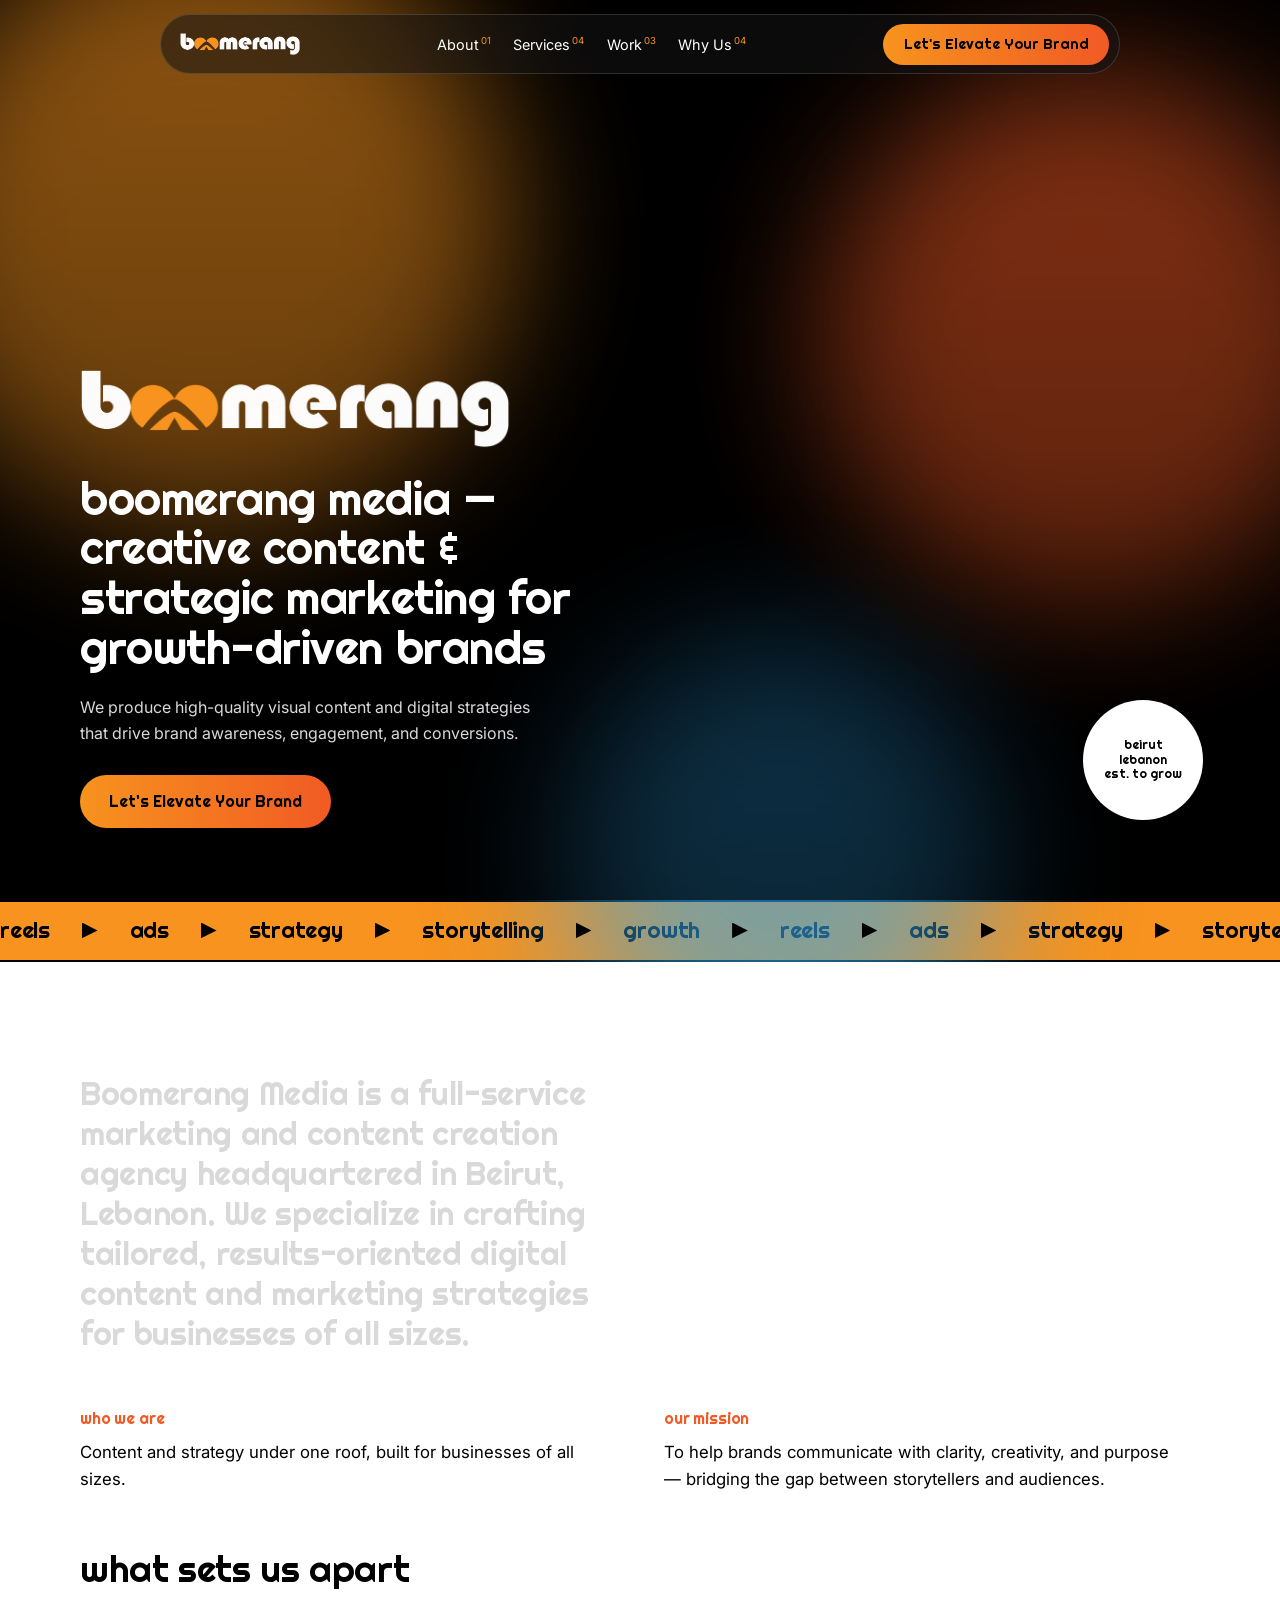
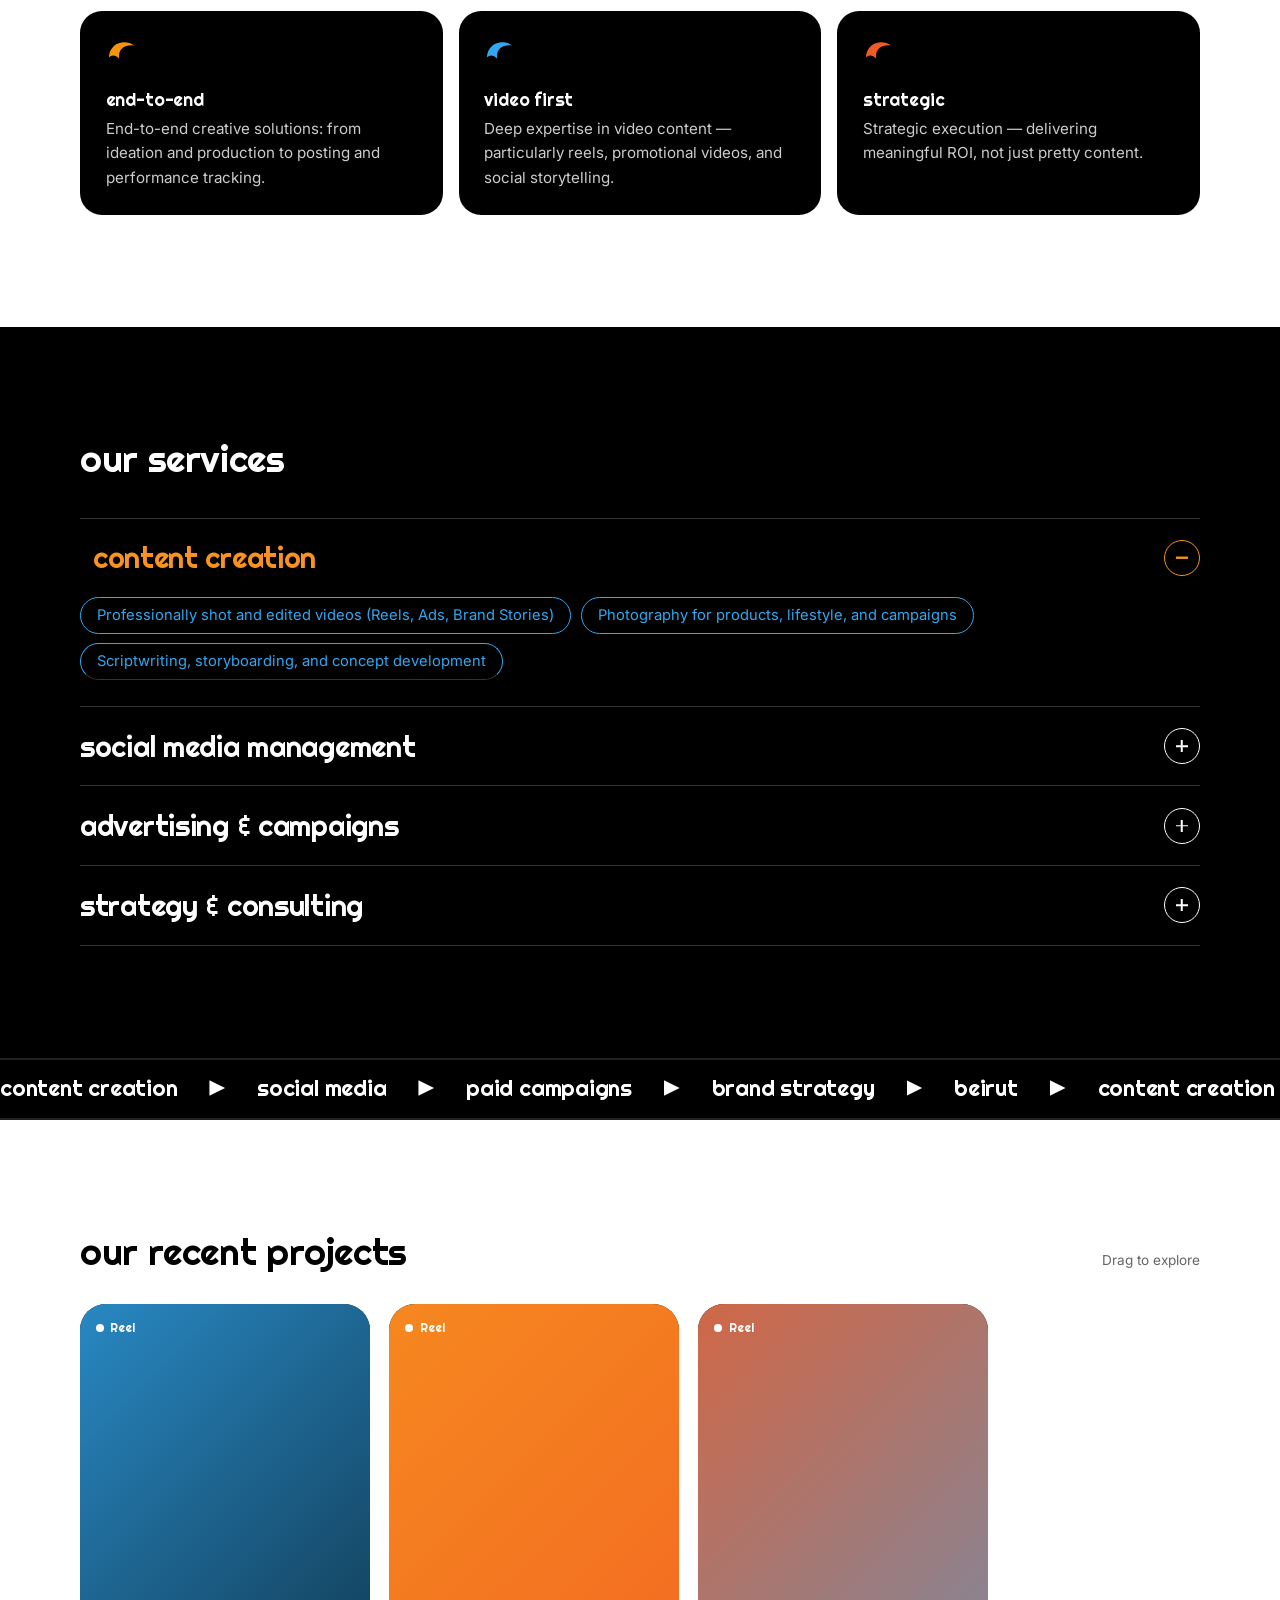
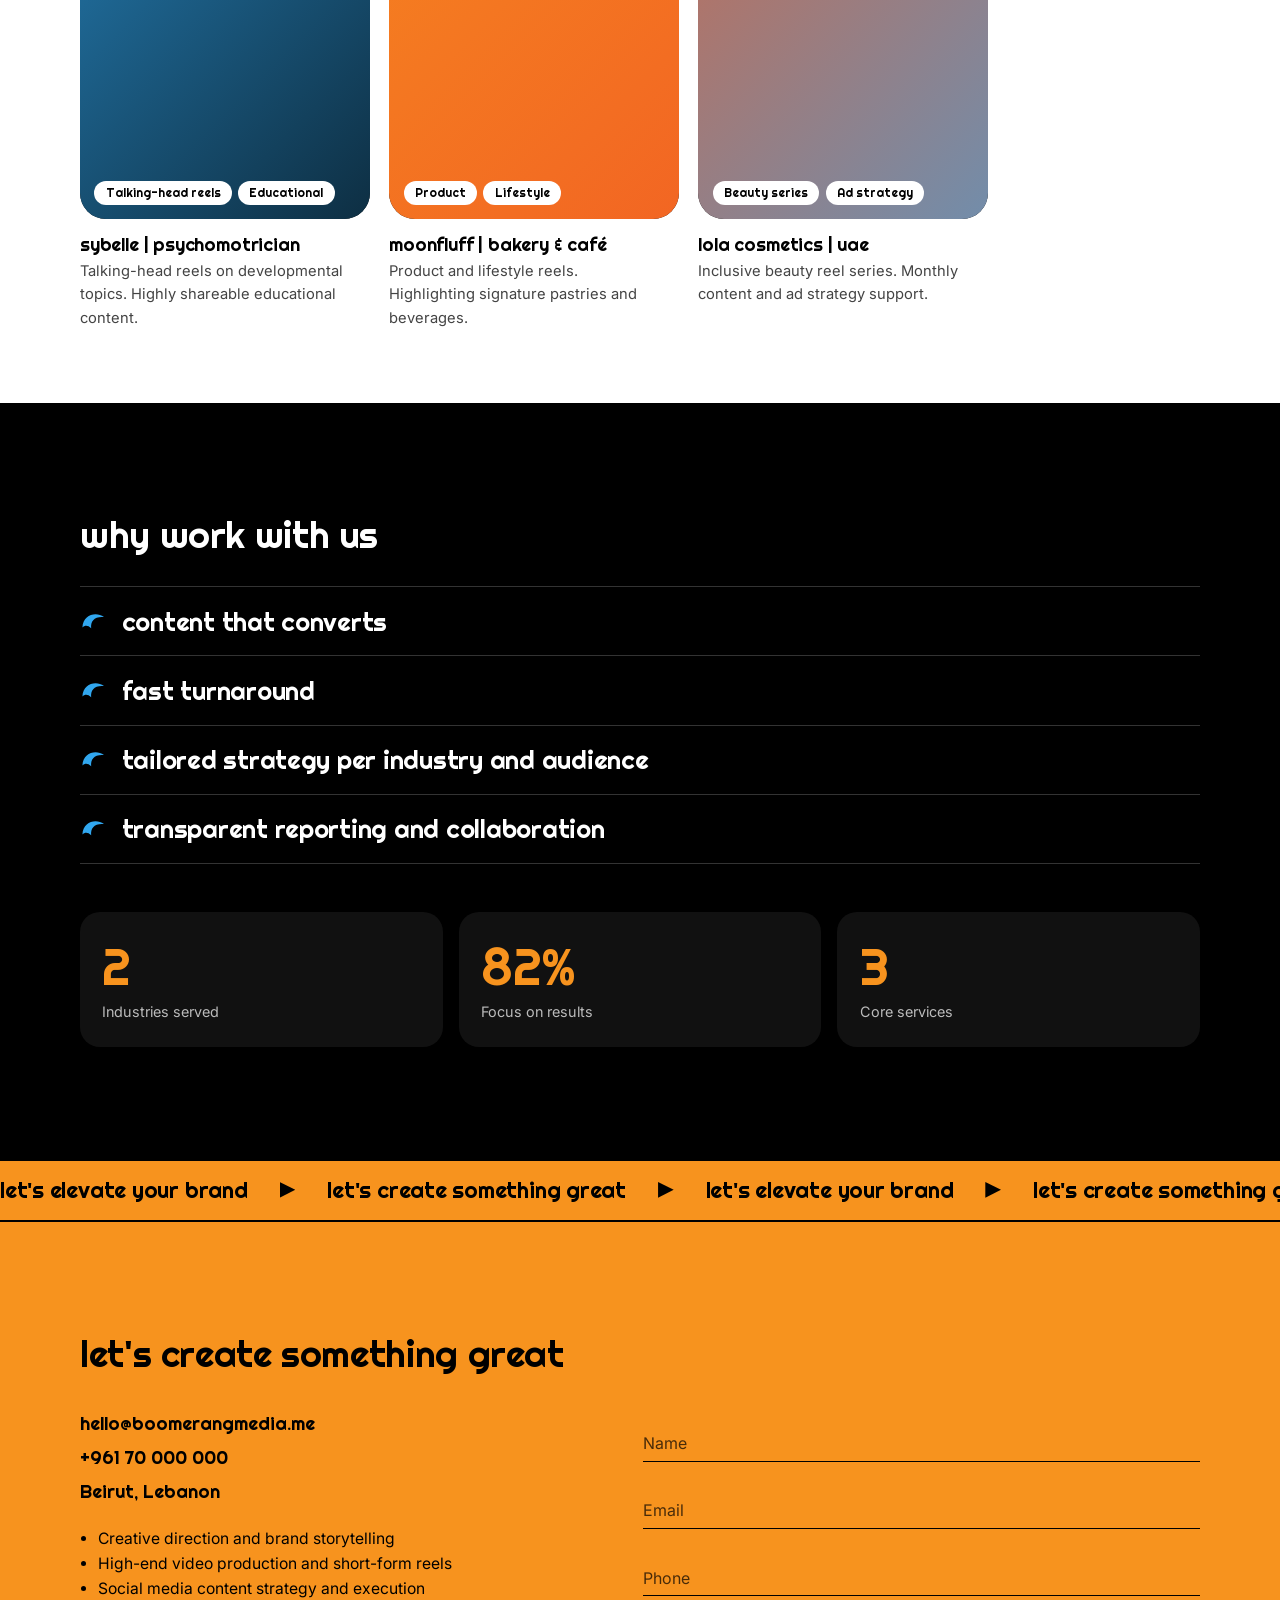
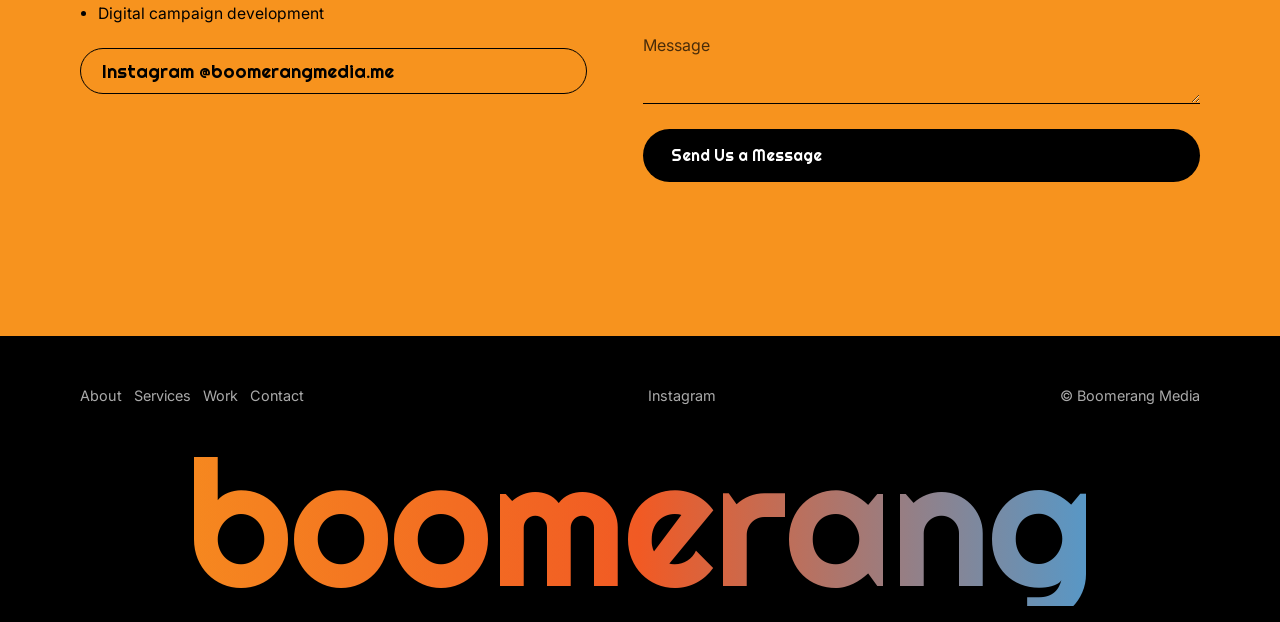
<file: index (13).html>
<!DOCTYPE html>
<html lang="en">
<head>
<meta charset="utf-8">
<meta name="viewport" content="width=device-width, initial-scale=1, viewport-fit=cover">
<title>Boomerang Media | Creative Content & Strategic Marketing</title>
<meta name="description" content="Boomerang Media is a full-service marketing and content creation agency in Beirut, Lebanon.">
<meta property="og:title" content="Boomerang Media">
<meta property="og:description" content="Creative content and strategic marketing for growth-driven brands.">
<link rel="icon" href="[data-uri]">
<link href="https://fonts.googleapis.com/css2?family=Righteous&family=Inter:wght@400;500&display=swap" rel="stylesheet">
<script>document.documentElement.classList.add('js')</script>
<style>
/* ===== BRAND ===== */
:root{--o:#f7931e;--r:#f15a24;--b:#31a7ef;--k:#000;--w:#fff;
--f:'Bauhaus 93','Righteous','Arial Rounded MT Bold',sans-serif;--grad:linear-gradient(90deg,#f7931e,#f15a24);--t:'Inter',system-ui,sans-serif;
box-sizing:border-box;padding-top:env(safe-area-inset-top,0px);padding-bottom:env(safe-area-inset-bottom,0px)}
*,*::before,*::after{box-sizing:inherit;margin:0;padding:0}
html{scroll-behavior:smooth}
body{font-synthesis:none;background:var(--k);color:var(--w);font:400 1rem/1.6 var(--t);overflow-x:hidden;-webkit-font-smoothing:antialiased}
a{color:inherit;text-decoration:none}
:focus-visible{outline:2px solid var(--b);outline-offset:3px}
h1,h2,h3{font-family:var(--f);font-weight:400;line-height:1.08;letter-spacing:-.01em;text-transform:lowercase}
h2{font-size:clamp(1.4rem,3vw,2.3rem)}
.wrap{width:min(1120px,100% - 2.4rem);margin-inline:auto}
section{padding:clamp(4rem,9vw,7rem) 0;position:relative}
.light{background:var(--w);color:var(--k)}
#bar{position:fixed;top:0;left:0;height:3px;width:100%;background:linear-gradient(90deg,var(--o),var(--r));transform-origin:0 0;transform:scaleX(0);z-index:99}
/* reveal (visible by default if JS fails) */
.js .rv{opacity:0;transform:translateY(28px);transition:opacity .9s,transform .9s cubic-bezier(.2,.7,.2,1);transition-delay:var(--d,0s)}
.js .rv.in{opacity:1;transform:none}
/* cursor */
#cur{position:fixed;left:0;top:0;width:14px;height:14px;border-radius:50%;background:var(--o);mix-blend-mode:difference;pointer-events:none;z-index:200;display:grid;place-items:center;font:400 .7rem var(--f);color:#000;transition:width .3s,height .3s,background .3s;opacity:0}
#cur.big{width:84px;height:84px;background:var(--w)}
@media(pointer:coarse){#cur{display:none}}
/* NAV: floating pill like the inspiration */
nav{position:fixed;top:calc(.9rem + env(safe-area-inset-top,0px));left:50%;translate:-50% 0;z-index:100;width:min(960px,100% - 1.4rem);display:flex;align-items:center;justify-content:space-between;gap:1rem;padding:.55rem .6rem .55rem 1.2rem;border-radius:99px;background:rgba(20,20,20,.55);backdrop-filter:blur(18px);-webkit-backdrop-filter:blur(18px);border:1px solid rgba(255,255,255,.14);animation:drop 1s .2s both cubic-bezier(.2,.7,.2,1)}
@keyframes drop{from{transform:translateY(-90px);opacity:0}}
.logo{font:400 1.05rem var(--f);display:flex;gap:.45rem;align-items:center;letter-spacing:-.01em}
.logo img{height:22px;width:auto;display:block}
.wmi{display:block;width:min(430px,70vw);height:auto;margin-bottom:1.6rem;animation:rev 1.3s .2s cubic-bezier(.2,.7,.2,1) both}
@keyframes rev{from{clip-path:inset(0 100% 0 0)}to{clip-path:inset(0 0 0 0)}}
.nl{display:flex;gap:1.4rem;font-size:.9rem}
.nl a{position:relative}
.nl a sup{font-size:.6rem;color:var(--o);margin-left:2px}
.nl a::after{content:"";position:absolute;left:0;bottom:-2px;width:100%;height:1px;background:currentColor;transform:scaleX(0);transform-origin:right;transition:transform .35s}
.nl a:hover::after{transform:scaleX(1);transform-origin:left}
.pill{display:inline-flex;align-items:center;gap:.5rem;padding:.7rem 1.3rem;border-radius:99px;background:var(--grad);color:#000;font:400 .9rem var(--f);border:0;cursor:pointer;position:relative;overflow:hidden;transition:background .3s,color .3s}
.pill::before{content:"";position:absolute;inset:0;background:var(--b);transform:translateY(101%);transition:transform .4s cubic-bezier(.2,.7,.2,1);border-radius:inherit}
.pill:hover::before{transform:none}
.pill:hover{color:#000}
.pill span{position:relative}
.pill.lg{padding:1rem 1.8rem;font-size:1rem}
@media(max-width:760px){.nl{display:none}}
/* HERO: full-screen "video" made of drifting colour blobs */
#hero{min-height:100svh;display:flex;align-items:flex-end;overflow:hidden;padding:7rem 0 4.5rem;background:#000}
.blob{position:absolute;border-radius:50%;filter:blur(70px);opacity:.75;will-change:transform}
.b1{width:48vw;height:48vw;background:var(--o);left:-8vw;top:-6vw;animation:f1 14s ease-in-out infinite alternate}
.b2{width:42vw;height:42vw;background:var(--r);right:-6vw;top:8vh;animation:f2 17s ease-in-out infinite alternate}
.b3{width:34vw;height:34vw;background:var(--b);right:22vw;bottom:-14vw;animation:f3 19s ease-in-out infinite alternate;opacity:.6}
@keyframes f1{to{transform:translate(18vw,14vh) scale(1.2)}}
@keyframes f2{to{transform:translate(-20vw,18vh) scale(.85)}}
@keyframes f3{to{transform:translate(-16vw,-20vh) scale(1.25)}}
#hero::after{content:"";position:absolute;inset:0;background:linear-gradient(180deg,rgba(0,0,0,.25),rgba(0,0,0,.6))}
#hero .wrap{position:relative;z-index:3}
#hero h1{font-size:clamp(1.5rem,3.6vw,2.9rem);max-width:19ch}
.ln{display:block;overflow:hidden}
.ln>span{display:block;animation:up 1.1s cubic-bezier(.2,.7,.2,1) both;animation-delay:calc(.35s + var(--i)*.09s)}
@keyframes up{from{transform:translateY(110%)}}
#hero p{max-width:46ch;margin:1.4rem 0 1.8rem;color:rgba(255,255,255,.85);animation:fade 1s 1.1s both}
#hero .pill{animation:fade 1s 1.3s both}
@keyframes fade{from{opacity:0;transform:translateY(16px)}}
/* flying boomerang */
.fly{position:absolute;left:0;top:0;width:56px;z-index:2;offset-path:path('M-80 620C300 760 700 640 760 380S900 90 1100 220 1000 520 700 420 300 80 -80 200');offset-rotate:0deg;animation:fl 9s linear infinite;filter:drop-shadow(0 0 16px rgba(247,147,30,.9));color:var(--o);opacity:.95}
.fly{color:var(--o)}
.fly svg{width:100%;animation:sp .7s linear infinite}
@keyframes fl{to{offset-distance:100%}}
@keyframes sp{to{transform:rotate(360deg)}}
/* sticker badge */
.stick{position:absolute;right:max(1.5rem,6vw);bottom:5rem;z-index:3;width:120px;height:120px;border-radius:50%;background:var(--w);color:#000;display:grid;place-items:center;text-align:center;font:400 .78rem/1.2 var(--f);text-transform:lowercase;animation:sp 14s linear infinite;box-shadow:0 10px 40px rgba(0,0,0,.4)}
@media(max-width:700px){.stick{display:none}}
/* tickers */
.tick{overflow:hidden;white-space:nowrap;background:var(--o);color:#000;padding:.9rem 0;border-block:2px solid #000}
.tick.dark{background:#000;color:#fff;border-color:#222}
.tick div{display:inline-flex;gap:2rem;width:max-content;animation:mq var(--s,28s) linear infinite}
.tick span{font:400 clamp(1rem,2vw,1.4rem) var(--f);text-transform:lowercase;letter-spacing:-.01em;display:inline-flex;gap:2rem;align-items:center}
.tick span::after{content:"";width:.7em;height:.7em;background:currentColor;clip-path:polygon(0 0,100% 50%,0 100%)}
@keyframes mq{to{transform:translateX(-50%)}}
.tick:hover div{animation-play-state:paused}
/* about: words light up on scroll */
.big{font:400 clamp(1.25rem,2.6vw,2rem)/1.25 var(--f);letter-spacing:-.01em;max-width:26ch}
.big i{font-style:normal;color:#d9d9d9;transition:color .35s}
.big i.on{color:#000}
.two{display:grid;grid-template-columns:1fr 1fr;gap:3rem;margin:3.5rem 0}
.two h3{font-size:1rem;color:var(--r);margin-bottom:.7rem}
.two p{font-size:1.05rem;max-width:46ch}
.cards{display:grid;grid-template-columns:repeat(3,1fr);gap:1rem}
.card{background:#000;color:#fff;border-radius:22px;padding:1.6rem;position:relative;overflow:hidden;transition:transform .25s}
.card::before{content:"";position:absolute;width:240px;height:240px;left:var(--x,50%);top:var(--y,50%);translate:-50% -50%;background:radial-gradient(var(--r),transparent 65%);opacity:0;transition:opacity .3s}
.card:hover::before{opacity:.6}
.card>*{position:relative}
.card svg{width:30px;margin-bottom:1rem}
.card h3{font-size:1.1rem;margin-bottom:.5rem}
.card p{font-size:.95rem;color:#ccc}
@media(max-width:820px){.two,.cards{grid-template-columns:1fr}}
/* services */
.svc{margin-top:2.4rem;list-style:none}
.svc li{border-top:1px solid rgba(255,255,255,.2)}
.svc li:last-child{border-bottom:1px solid rgba(255,255,255,.2)}
.svc button{all:unset;box-sizing:border-box;width:100%;cursor:pointer;display:flex;align-items:center;gap:1rem;padding:1.3rem 0;font:400 clamp(1.15rem,2.4vw,1.8rem) var(--f);text-transform:lowercase;letter-spacing:-.01em;transition:color .3s,padding-left .4s}
.svc button:hover,.svc .open button{color:var(--o);padding-left:.8rem}
.svc button:focus-visible{outline:2px solid var(--b)}
.svc sup{font-size:.75rem;color:var(--b);margin-top:-.8rem}
.svc .pl{margin-left:auto;width:36px;height:36px;border:1.5px solid currentColor;border-radius:50%;position:relative;flex:none;transition:transform .4s}
.svc .pl::before,.svc .pl::after{content:"";position:absolute;left:50%;top:50%;width:12px;height:1.5px;background:currentColor;translate:-50% -50%}
.svc .pl::after{rotate:90deg;transition:rotate .4s}
.svc .open .pl{transform:rotate(180deg)}
.svc .open .pl::after{rotate:0deg}
.pn{display:grid;grid-template-rows:0fr;transition:grid-template-rows .5s}
.open .pn{grid-template-rows:1fr}
.pn>div{overflow:hidden}
.pn ul{list-style:none;display:flex;flex-wrap:wrap;gap:.6rem;padding:0 0 1.6rem}
.pn li{border:1px solid var(--b);color:var(--b);border-radius:99px;padding:.35rem 1rem;font-size:.92rem;transform:translateY(12px);opacity:0;transition:.5s}
.open .pn li{transform:none;opacity:1}
.open .pn li:nth-child(2){transition-delay:.08s}.open .pn li:nth-child(3){transition-delay:.16s}
/* work */
.head{display:flex;justify-content:space-between;align-items:end;gap:1rem;margin-bottom:2rem}
.hint{font-size:.85rem;color:#666}
.rail{display:flex;gap:1.2rem;overflow-x:auto;padding:0 max(1.2rem,calc((100vw - 1120px)/2)) 1.5rem;scroll-snap-type:x mandatory;scrollbar-width:none;cursor:grab}
.rail::-webkit-scrollbar{display:none}
.rail.drag{cursor:grabbing;scroll-snap-type:none}
.pj{flex:none;width:min(72vw,290px);scroll-snap-align:start}
.ph{aspect-ratio:9/16;border-radius:26px;position:relative;overflow:hidden;background:#111;transition:transform .5s cubic-bezier(.2,.7,.2,1)}
.pj:hover .ph{transform:scale(.97) rotate(-1deg)}
.ph .bg{position:absolute;inset:-35%;background-size:200% 200%;animation:bgm 7s ease-in-out infinite alternate}
.p1 .bg{background-image:linear-gradient(135deg,var(--b),#000 55%,var(--o))}
.p2 .bg{background-image:linear-gradient(135deg,var(--o),var(--r) 50%,#000)}
.p3 .bg{background-image:linear-gradient(135deg,var(--r),var(--b) 60%,#000)}
@keyframes bgm{to{background-position:100% 100%;transform:rotate(10deg) scale(1.1)}}
.ph .tg{position:absolute;left:.9rem;bottom:.9rem;right:.9rem;display:flex;gap:.4rem;flex-wrap:wrap}
.ph .tg b{font:400 .75rem var(--f);background:#fff;color:#000;border-radius:99px;padding:.25rem .7rem}
.ph .rc{position:absolute;top:1rem;left:1rem;display:flex;gap:.4rem;align-items:center;font:400 .75rem var(--f);color:#fff}
.ph .rc::before{content:"";width:8px;height:8px;border-radius:50%;background:#fff;animation:bl 1s infinite}
@keyframes bl{50%{opacity:.15}}
.pj h3{font-size:1.15rem;margin:1rem 0 .3rem}
.pj p{font-size:.92rem;color:#444;max-width:30ch}
/* why */
.why{list-style:none;margin-top:2rem}
.why li{display:flex;align-items:center;gap:1rem;padding:1.1rem 0;border-top:1px solid rgba(255,255,255,.2);font:400 clamp(1.05rem,2.2vw,1.6rem) var(--f);text-transform:lowercase;letter-spacing:-.01em;transition:color .3s,padding-left .4s}
.why li:last-child{border-bottom:1px solid rgba(255,255,255,.2)}
.why li:hover{color:var(--o);padding-left:.8rem}
.why svg{width:1em;color:var(--b);flex:none}
.stats{display:grid;grid-template-columns:repeat(3,1fr);gap:1rem;margin-top:3rem}
.stats div{background:#111;border-radius:20px;padding:1.4rem}
.stats b{display:block;font:400 clamp(2rem,4.5vw,3.2rem) var(--f);color:var(--o);letter-spacing:-.01em}
.stats span{font-size:.9rem;color:#bbb}
/* contact */
#contact{background:var(--o);color:#000}
.cg{display:grid;grid-template-columns:1fr 1.1fr;gap:3.5rem;margin-top:2.4rem}
.ci a,.ci p{display:block;font:400 1.15rem var(--f);margin-bottom:.7rem}
.ci ul{margin:1.4rem 0;padding-left:1.1rem;font-size:.98rem}
.ig{display:inline-block;border:1.5px solid #000;border-radius:99px;padding:.65rem 1.3rem;font:400 .9rem var(--f);transition:.3s}
.ig:hover{background:#000;color:#fff}
form{display:grid;gap:1.1rem}
.fd{position:relative}
.fd input,.fd textarea{width:100%;border:0;border-bottom:1.5px solid #000;background:transparent;font:400 1.05rem var(--t);padding:1.35rem 0 .45rem;outline:0;border-radius:0;color:#000}
.fd label{position:absolute;left:0;top:1.2rem;transition:.3s;pointer-events:none;color:#000;opacity:.7}
.fd input:focus+label,.fd input:not(:placeholder-shown)+label,.fd textarea:focus+label,.fd textarea:not(:placeholder-shown)+label{top:0;font-size:.75rem;opacity:1}
.fd::after{content:"";position:absolute;left:0;bottom:0;height:3px;width:100%;background:#000;transform:scaleX(0);transform-origin:left;transition:transform .5s}
.fd:focus-within::after{transform:scaleX(1)}
.fd.err input,.fd.err textarea{border-color:var(--r);border-bottom-width:3px}
.sub{background:#000;color:#fff}
.sub::before{background:var(--r)}
.msg{font-weight:400;min-height:1.5rem}
@media(max-width:820px){.cg{grid-template-columns:1fr}.stats{grid-template-columns:1fr}}
/* footer */
footer{background:#000;padding:3rem 0 1rem;overflow:hidden}
.ft{display:flex;flex-wrap:wrap;justify-content:space-between;gap:1rem;font-size:.9rem;color:#aaa}
.gi{display:flex;justify-content:center;font:400 clamp(2.4rem,14vw,11rem) var(--f);letter-spacing:-.01em;line-height:.95;margin-top:2rem;text-transform:lowercase;background:linear-gradient(90deg,var(--o),var(--r),var(--b));-webkit-background-clip:text;background-clip:text;color:transparent}
.gi span{display:inline-block;transition:transform .4s cubic-bezier(.2,.7,.2,1)}
.gi span:hover{transform:translateY(-12%) rotate(-4deg)}
@media(prefers-reduced-motion:reduce){*,*::before,*::after{animation:none!important;transition:none!important}.js .rv{opacity:1;transform:none}html{scroll-behavior:auto}.fly{display:none}}
</style>
</head>
<body>
<div id="bar"></div><div id="cur"></div>
<svg width="0" height="0" style="position:absolute"><symbol id="bm" viewBox="0 0 64 64"><path d="M6 46C8 14 40 6 60 20 36 18 26 30 28 48 20 40 12 40 6 46Z" fill="currentColor"/></symbol></svg>

<nav>
<a href="#hero" class="logo" aria-label="Boomerang Media"><img src="[data-uri]" alt="Boomerang Media"></a>
<div class="nl"><a href="#about">About<sup>01</sup></a><a href="#services">Services<sup>04</sup></a><a href="#work">Work<sup>03</sup></a><a href="#why">Why Us<sup>04</sup></a></div>
<a href="#contact" class="pill"><span>Let's Elevate Your Brand</span></a>
</nav>

<header id="hero">
<div class="blob b1"></div><div class="blob b2"></div><div class="blob b3"></div>
<div class="fly"><svg viewBox="0 0 64 64"><use href="#bm"/></svg></div>
<div class="stick">Beirut<br>Lebanon<br>Est. to grow</div>
<div class="wrap">
<img class="wmi" src="[data-uri]" alt="Boomerang">
<h1 id="h1"><span class="ln"><span style="--i:0">Boomerang Media —</span></span><span class="ln"><span style="--i:1">Creative Content &</span></span><span class="ln"><span style="--i:2">Strategic Marketing for</span></span><span class="ln"><span style="--i:3">Growth-Driven Brands</span></span></h1>
<p>We produce high-quality visual content and digital strategies that drive brand awareness, engagement, and conversions.</p>
<a href="#contact" class="pill lg mg"><span>Let's Elevate Your Brand</span></a>
</div>
</header>

<div class="tick"><div id="t1"></div></div>

<section id="about" class="light">
<div class="wrap">
<p class="big" id="big">Boomerang Media is a full-service marketing and content creation agency headquartered in Beirut, Lebanon. We specialize in crafting tailored, results-oriented digital content and marketing strategies for businesses of all sizes.</p>
<div class="two">
<div class="rv"><h3>Who We Are</h3><p>Content and strategy under one roof, built for businesses of all sizes.</p></div>
<div class="rv" style="--d:.1s"><h3>Our Mission</h3><p>To help brands communicate with clarity, creativity, and purpose — bridging the gap between storytellers and audiences.</p></div>
</div>
<h2 class="rv" style="margin-bottom:1.4rem">What Sets Us Apart</h2>
<div class="cards">
<div class="card tl rv"><svg viewBox="0 0 64 64" style="color:#f79310"><use href="#bm"/></svg><h3>End-to-end</h3><p>End-to-end creative solutions: from ideation and production to posting and performance tracking.</p></div>
<div class="card tl rv" style="--d:.1s"><svg viewBox="0 0 64 64" style="color:#31a7ef"><use href="#bm"/></svg><h3>Video first</h3><p>Deep expertise in video content — particularly reels, promotional videos, and social storytelling.</p></div>
<div class="card tl rv" style="--d:.2s"><svg viewBox="0 0 64 64" style="color:#f15a24"><use href="#bm"/></svg><h3>Strategic</h3><p>Strategic execution — delivering meaningful ROI, not just pretty content.</p></div>
</div>
</div>
</section>

<section id="services">
<div class="wrap">
<h2 class="rv">Our Services</h2>
<ul class="svc" id="svc">
<li class="open"><button aria-expanded="true">Content Creation<span class="pl"></span></button><div class="pn"><div><ul><li>Professionally shot and edited videos (Reels, Ads, Brand Stories)</li><li>Photography for products, lifestyle, and campaigns</li><li>Scriptwriting, storyboarding, and concept development</li></ul></div></div></li>
<li><button aria-expanded="false">Social Media Management<span class="pl"></span></button><div class="pn"><div><ul><li>Content calendar planning</li><li>Posting and scheduling</li><li>Community engagement and growth</li></ul></div></div></li>
<li><button aria-expanded="false">Advertising & Campaigns<span class="pl"></span></button><div class="pn"><div><ul><li>Paid social campaigns (Meta, TikTok, YouTube)</li><li>Targeting and optimization for lead generation and sales</li><li>Analytics and performance reporting</li></ul></div></div></li>
<li><button aria-expanded="false">Strategy & Consulting<span class="pl"></span></button><div class="pn"><div><ul><li>Brand positioning</li><li>Digital strategy and audience research</li><li>Creative direction and campaign planning</li></ul></div></div></li>
</ul>
</div>
</section>

<div class="tick dark"><div id="t2" style="--s:34s"></div></div>

<section id="work" class="light" style="padding-bottom:3rem">
<div class="wrap head"><h2 class="rv">Our Recent Projects</h2><span class="hint">Drag to explore</span></div>
<!-- REPLACE: put a real <video autoplay muted loop playsinline> inside each .ph instead of .bg -->
<div class="rail" id="rail">
<article class="pj p1"><div class="ph"><div class="bg"></div><span class="rc">Reel</span><div class="tg"><b>Talking-head reels</b><b>Educational</b></div></div><h3>Sybelle | Psychomotrician</h3><p>Talking-head reels on developmental topics. Highly shareable educational content.</p></article>
<article class="pj p2"><div class="ph"><div class="bg"></div><span class="rc">Reel</span><div class="tg"><b>Product</b><b>Lifestyle</b></div></div><h3>Moonfluff | Bakery & Café</h3><p>Product and lifestyle reels. Highlighting signature pastries and beverages.</p></article>
<article class="pj p3"><div class="ph"><div class="bg"></div><span class="rc">Reel</span><div class="tg"><b>Beauty series</b><b>Ad strategy</b></div></div><h3>Lola Cosmetics | UAE</h3><p>Inclusive beauty reel series. Monthly content and ad strategy support.</p></article>
</div>
</section>

<section id="why">
<div class="wrap">
<h2 class="rv">Why Work With Us</h2>
<ul class="why">
<li class="rv"><svg viewBox="0 0 64 64"><use href="#bm"/></svg>Content that converts</li>
<li class="rv" style="--d:.08s"><svg viewBox="0 0 64 64"><use href="#bm"/></svg>Fast turnaround</li>
<li class="rv" style="--d:.16s"><svg viewBox="0 0 64 64"><use href="#bm"/></svg>Tailored strategy per industry and audience</li>
<li class="rv" style="--d:.24s"><svg viewBox="0 0 64 64"><use href="#bm"/></svg>Transparent reporting and collaboration</li>
</ul>
<!-- REPLACE: sample numbers, edit to real ones -->
<div class="stats"><div class="rv"><b data-n="3">0</b><span>Industries served</span></div><div class="rv" style="--d:.1s"><b data-n="100" data-s="%">0</b><span>Focus on results</span></div><div class="rv" style="--d:.2s"><b data-n="4">0</b><span>Core services</span></div></div>
</div>
</section>

<div class="tick"><div id="t3" style="--s:22s"></div></div>

<section id="contact">
<div class="wrap">
<h2 class="rv">Let's Create Something Great</h2>
<div class="cg">
<div class="ci rv">
<a href="mailto:hello@boomerangmedia.me">hello@boomerangmedia.me</a>
<!-- REPLACE: placeholder phone -->
<a href="tel:+96170000000">+961 70 000 000</a>
<p>Beirut, Lebanon</p>
<ul><li>Creative direction and brand storytelling</li><li>High-end video production and short-form reels</li><li>Social media content strategy and execution</li><li>Digital campaign development</li></ul>
<a class="ig" href="https://www.instagram.com/boomerangmedia.me/" target="_blank" rel="noopener">Instagram @boomerangmedia.me</a>
</div>
<form id="form" class="rv" style="--d:.1s" novalidate>
<div class="fd"><input id="n" placeholder=" "><label for="n">Name</label></div>
<div class="fd"><input id="e" type="email" placeholder=" "><label for="e">Email</label></div>
<div class="fd"><input id="p" type="tel" placeholder=" "><label for="p">Phone</label></div>
<div class="fd"><textarea id="m" rows="3" placeholder=" "></textarea><label for="m">Message</label></div>
<button class="pill lg sub mg" type="submit"><span>Send Us a Message</span></button>
<div class="msg" id="msg" role="status"></div>
</form>
</div>
</div>
</section>

<footer><div class="wrap">
<div class="ft"><span><a href="#about">About</a> &nbsp; <a href="#services">Services</a> &nbsp; <a href="#work">Work</a> &nbsp; <a href="#contact">Contact</a></span><a href="https://www.instagram.com/boomerangmedia.me/" target="_blank" rel="noopener">Instagram</a><span>© Boomerang Media</span></div>
<div class="gi" id="gi" aria-label="Boomerang"></div>
</div></footer>

<script>
(function(){
const $=s=>document.querySelector(s),$$=s=>[...document.querySelectorAll(s)];
const mk=(id,arr)=>{const s=arr.map(x=>`<span>${x}</span>`).join('');$(id).innerHTML=s+s+s+s};
mk('#t1',['Reels','Ads','Strategy','Storytelling','Growth']);
mk('#t2',['Content Creation','Social Media','Paid Campaigns','Brand Strategy','Beirut']);
mk('#t3',["Let's Elevate Your Brand","Let's Create Something Great"]);
$('#gi').innerHTML='boomerang'.split('').map(c=>`<span>${c}</span>`).join('');
/* about words */
const big=$('#big');big.innerHTML=big.textContent.split(' ').map(w=>`<i>${w}</i>`).join(' ');
const words=$$('#big i');
/* scroll: progress bar, word fill, marquee boost */
const bar=$('#bar');let last=0,boost=0;
function onScroll(){
  const y=scrollY,h=document.documentElement.scrollHeight-innerHeight;
  bar.style.transform=`scaleX(${h?y/h:0})`;
  const r=big.getBoundingClientRect(),p=Math.min(1,Math.max(0,(innerHeight*.85-r.top)/(r.height+innerHeight*.3)));
  words.forEach((w,i)=>w.classList.toggle('on',i/words.length<p));
  boost=Math.min(6,Math.abs(y-last)/6);last=y;
}
addEventListener('scroll',onScroll,{passive:true});onScroll();
/* marquees speed up with scroll (animation playbackRate) */
const anims=document.getAnimations().filter(a=>a.animationName==='mq');
(function loop(){const t=1+boost;anims.forEach(a=>a.playbackRate=t);boost*=.92;requestAnimationFrame(loop)})();
/* reveal */
if('IntersectionObserver'in window){
  const io=new IntersectionObserver(es=>es.forEach(e=>{if(e.isIntersecting){e.target.classList.add('in');io.unobserve(e.target)}}),{threshold:.15});
  $$('.rv').forEach(el=>io.observe(el));
  /* counters */
  const co=new IntersectionObserver(es=>es.forEach(e=>{if(!e.isIntersecting)return;co.unobserve(e.target);
    const el=e.target,n=+el.dataset.n,s=el.dataset.s||'',t0=performance.now();
    (function st(t){const k=Math.min(1,(t-t0)/1600);el.textContent=Math.round(n*(1-Math.pow(1-k,3)))+s;if(k<1)requestAnimationFrame(st)})(t0)}),{threshold:.6});
  $$('[data-n]').forEach(el=>co.observe(el));
}else $$('.rv').forEach(el=>el.classList.add('in'));
/* accordion */
$$('#svc li').forEach(li=>{const b=li.querySelector('button');b.onclick=()=>{
  const was=li.classList.contains('open');
  $$('#svc li').forEach(x=>{x.classList.remove('open');x.querySelector('button').setAttribute('aria-expanded',false)});
  if(!was){li.classList.add('open');b.setAttribute('aria-expanded',true)}}});
/* drag rail */
const rail=$('#rail');let dn=false,sx=0,sl=0;
rail.addEventListener('mousedown',e=>{dn=true;sx=e.pageX;sl=rail.scrollLeft;rail.classList.add('drag')});
addEventListener('mouseup',()=>{dn=false;rail.classList.remove('drag')});
addEventListener('mousemove',e=>{if(dn)rail.scrollLeft=sl-(e.pageX-sx)});
/* desktop-only: cursor, magnetic buttons, card glow */
if(matchMedia('(pointer:fine)').matches){
  const c=$('#cur');let cx=0,cy=0,tx=0,ty=0;
  addEventListener('mousemove',e=>{tx=e.clientX;ty=e.clientY;c.style.opacity=1});
  (function mv(){cx+=(tx-cx)*.2;cy+=(ty-cy)*.2;c.style.transform=`translate(${cx-c.offsetWidth/2}px,${cy-c.offsetHeight/2}px)`;requestAnimationFrame(mv)})();
  $$('.ph').forEach(p=>{p.addEventListener('mouseenter',()=>{c.classList.add('big');c.textContent='Drag'});p.addEventListener('mouseleave',()=>{c.classList.remove('big');c.textContent=''})});
  $$('.mg').forEach(b=>{b.addEventListener('mousemove',e=>{const r=b.getBoundingClientRect();b.style.transform=`translate(${(e.clientX-r.left-r.width/2)*.25}px,${(e.clientY-r.top-r.height/2)*.35}px)`;b.style.transition='transform .1s'});
    b.addEventListener('mouseleave',()=>{b.style.transition='transform .5s cubic-bezier(.2,.7,.2,1)';b.style.transform=''})});
  $$('.tl').forEach(k=>{k.addEventListener('mousemove',e=>{const r=k.getBoundingClientRect(),x=e.clientX-r.left,y=e.clientY-r.top;
    k.style.setProperty('--x',x+'px');k.style.setProperty('--y',y+'px');k.style.transform=`perspective(700px) rotateY(${(x/r.width-.5)*10}deg) rotateX(${-(y/r.height-.5)*10}deg)`});
    k.addEventListener('mouseleave',()=>k.style.transform='')});
  /* hero blobs follow mouse a little */
  $$('.blob').forEach((b,i)=>{b.style.translate='0 0'});
  $('#hero').addEventListener('mousemove',e=>{const x=(e.clientX/innerWidth-.5),y=(e.clientY/innerHeight-.5);
    $$('.blob').forEach((b,i)=>b.style.translate=`${x*(i+1)*-40}px ${y*(i+1)*-40}px`)});
}
/* form */
$('#form').onsubmit=e=>{e.preventDefault();let ok=true;
  [['n',v=>v.trim()],['e',v=>/^\S+@\S+\.\S+$/.test(v)],['m',v=>v.trim()]].forEach(([id,t])=>{const g=t($('#'+id).value);$('#'+id).parentElement.classList.toggle('err',!g);ok=ok&&g});
  const m=$('#msg');
  if(!ok){m.textContent='Please add your name, a valid email and a message.';return}
  location.href=`mailto:hello@boomerangmedia.me?subject=${encodeURIComponent('New message from '+$('#n').value)}&body=${encodeURIComponent('Email: '+$('#e').value+'\nPhone: '+$('#p').value+'\n\n'+$('#m').value)}`;
  m.textContent='Thank you! Your email app is opening to send your message.'};
})();
</script>
</body>
</html>
</file>
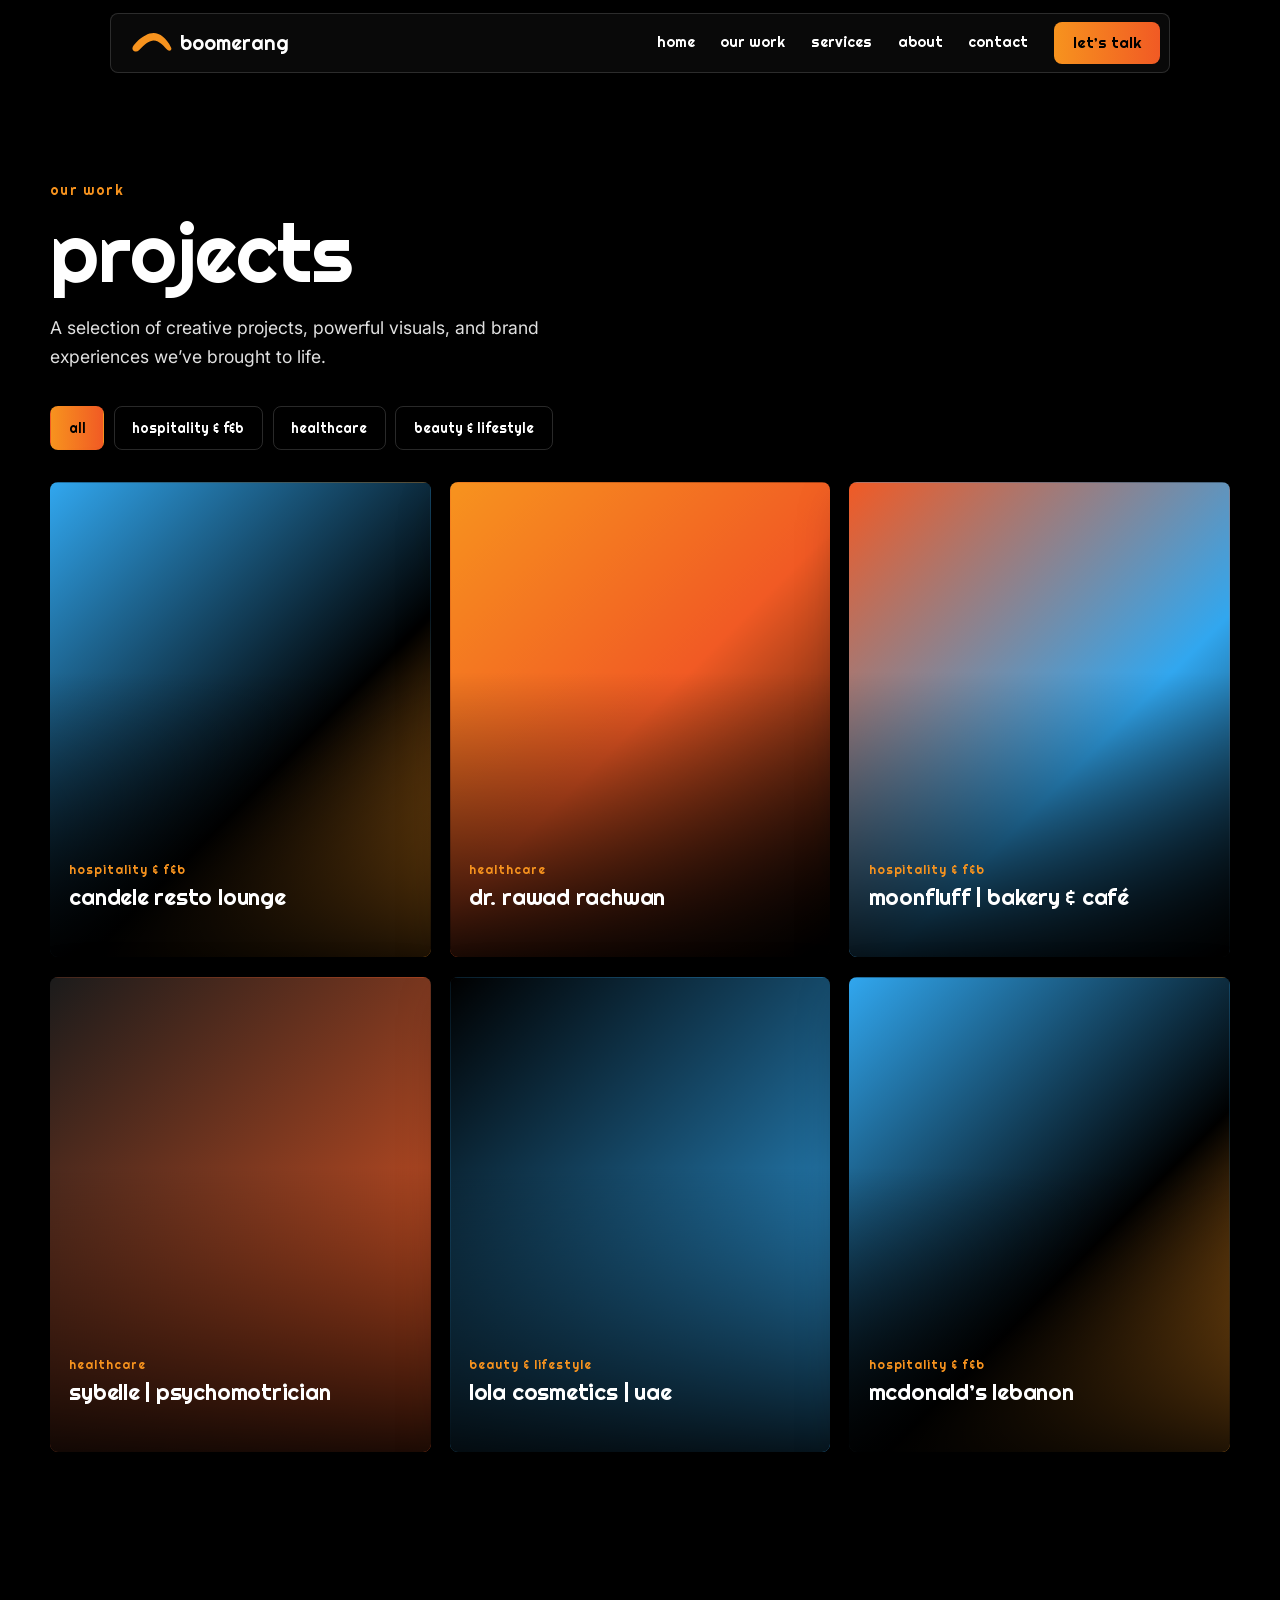
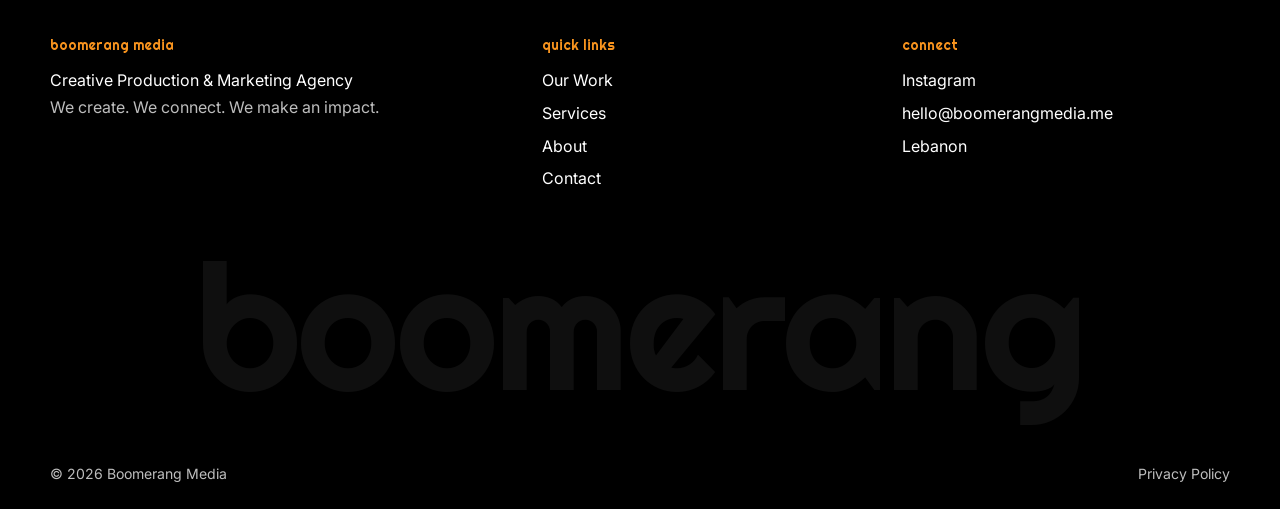
<file: work.html>
<!DOCTYPE html>
<html lang="en">
<head>
<meta charset="utf-8">
<meta name="viewport" content="width=device-width, initial-scale=1, viewport-fit=cover">
<title>Our Work | Boomerang Media</title>
<meta name="description" content="Selected video production, photography, social media and advertising projects by Boomerang Media in Lebanon.">
<link rel="canonical" href="https://www.boomerangmedia.me/work.html">
<meta property="og:type" content="website">
<meta property="og:title" content="Our Work | Boomerang Media">
<meta property="og:description" content="Selected video production, photography, social media and advertising projects by Boomerang Media in Lebanon.">
<meta property="og:url" content="https://www.boomerangmedia.me/work.html">
<meta property="og:image" content="https://www.boomerangmedia.me/assets/site/og.jpg">
<meta name="theme-color" content="#000000">
<link rel="icon" href="data:image/svg+xml,%3Csvg xmlns='http://www.w3.org/2000/svg' viewBox='0 0 100 100'%3E%3Ctext y='.9em' font-size='90'%3E%F0%9F%AA%83%3C/text%3E%3C/svg%3E">
<link rel="preconnect" href="https://fonts.googleapis.com"><link rel="preconnect" href="https://fonts.gstatic.com" crossorigin>
<link href="https://fonts.googleapis.com/css2?family=Righteous&family=Inter:wght@400;500&display=swap" rel="stylesheet">
<link rel="stylesheet" href="css/site.css">
<link rel="stylesheet" href="css/pages.css">
</head>
<body>
<div id="site-header"></div>
<section class="ah"><div class="wrap">
<span class="lbl">Our work</span>
<h1>Projects</h1>
<p class="sl">A selection of creative projects, powerful visuals, and brand experiences we’ve brought to life.</p>
<div class="filters" id="filters" role="group" aria-label="Filter projects"></div>
<div class="grid" id="grid"></div>
</div></section>
<div id="site-footer"></div>
<script src="js/data.js"></script>
<script src="js/site.js"></script>
</body>
</html>
</file>
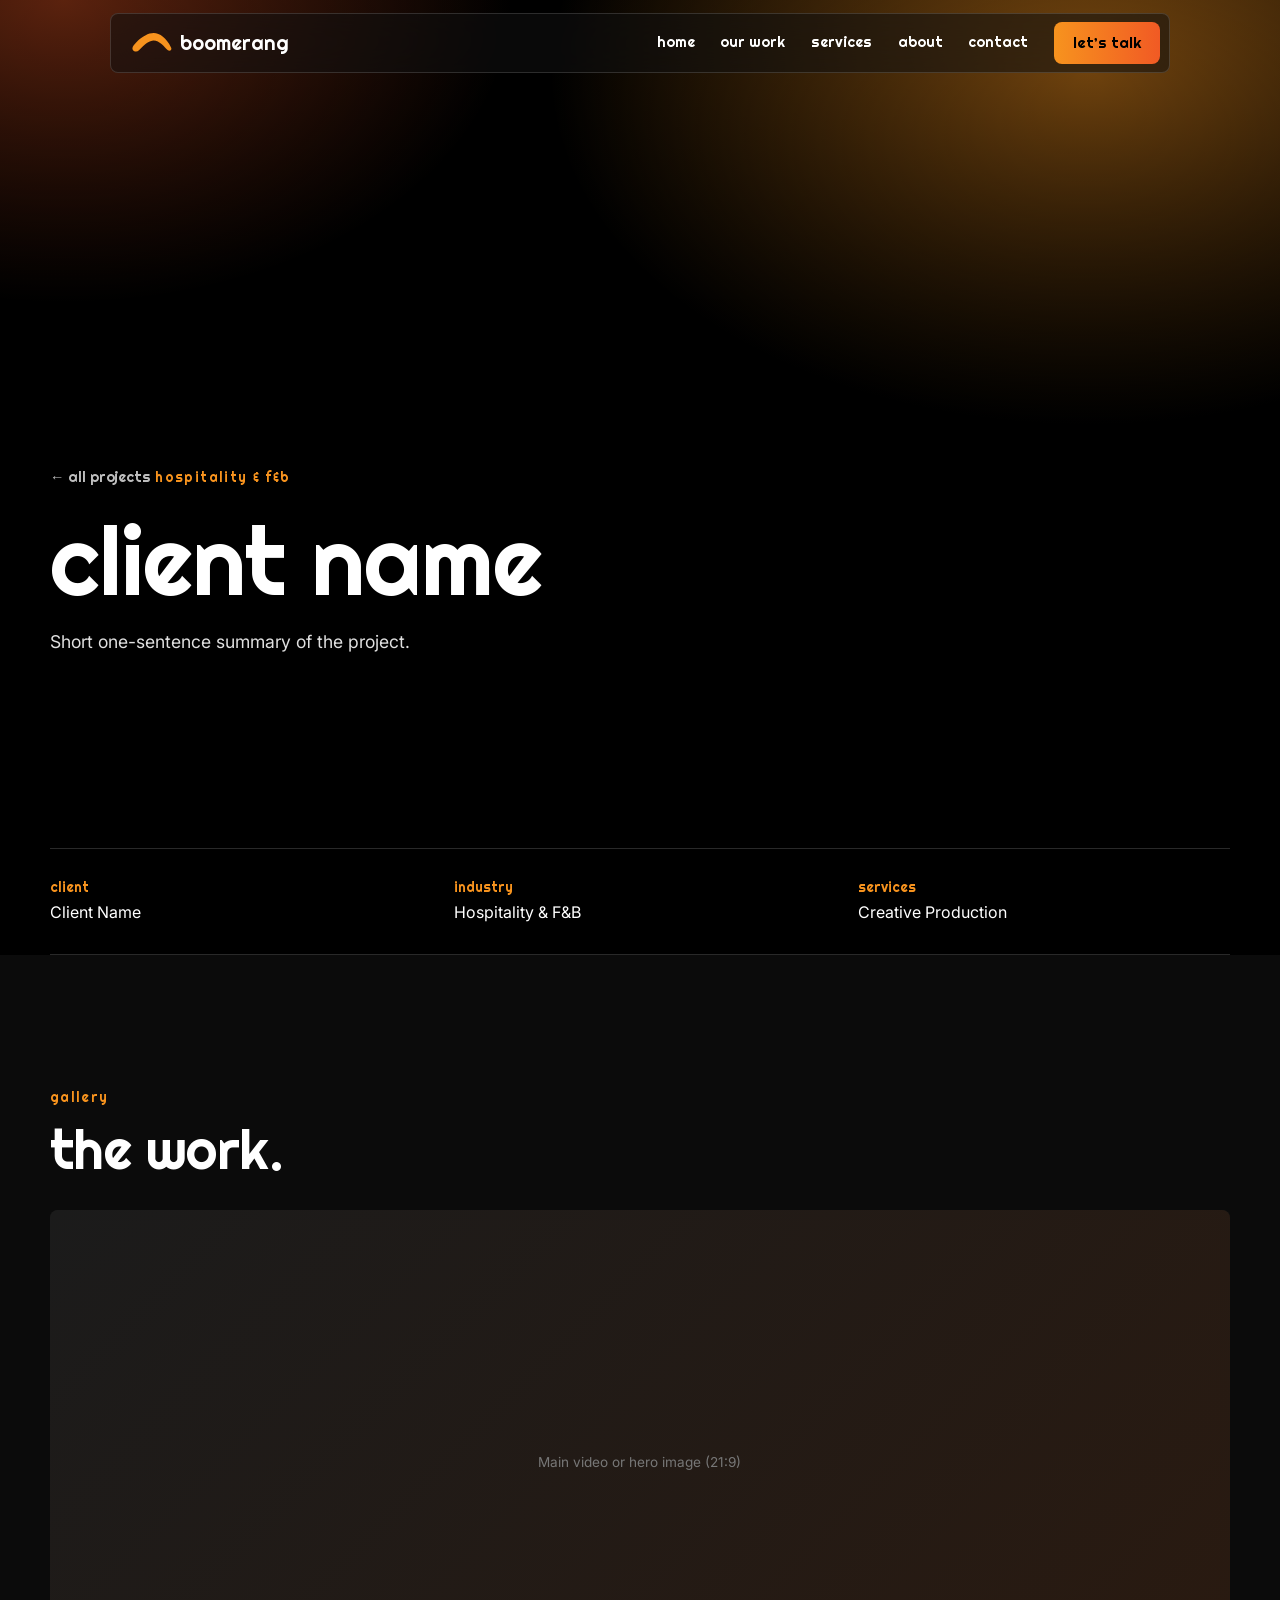
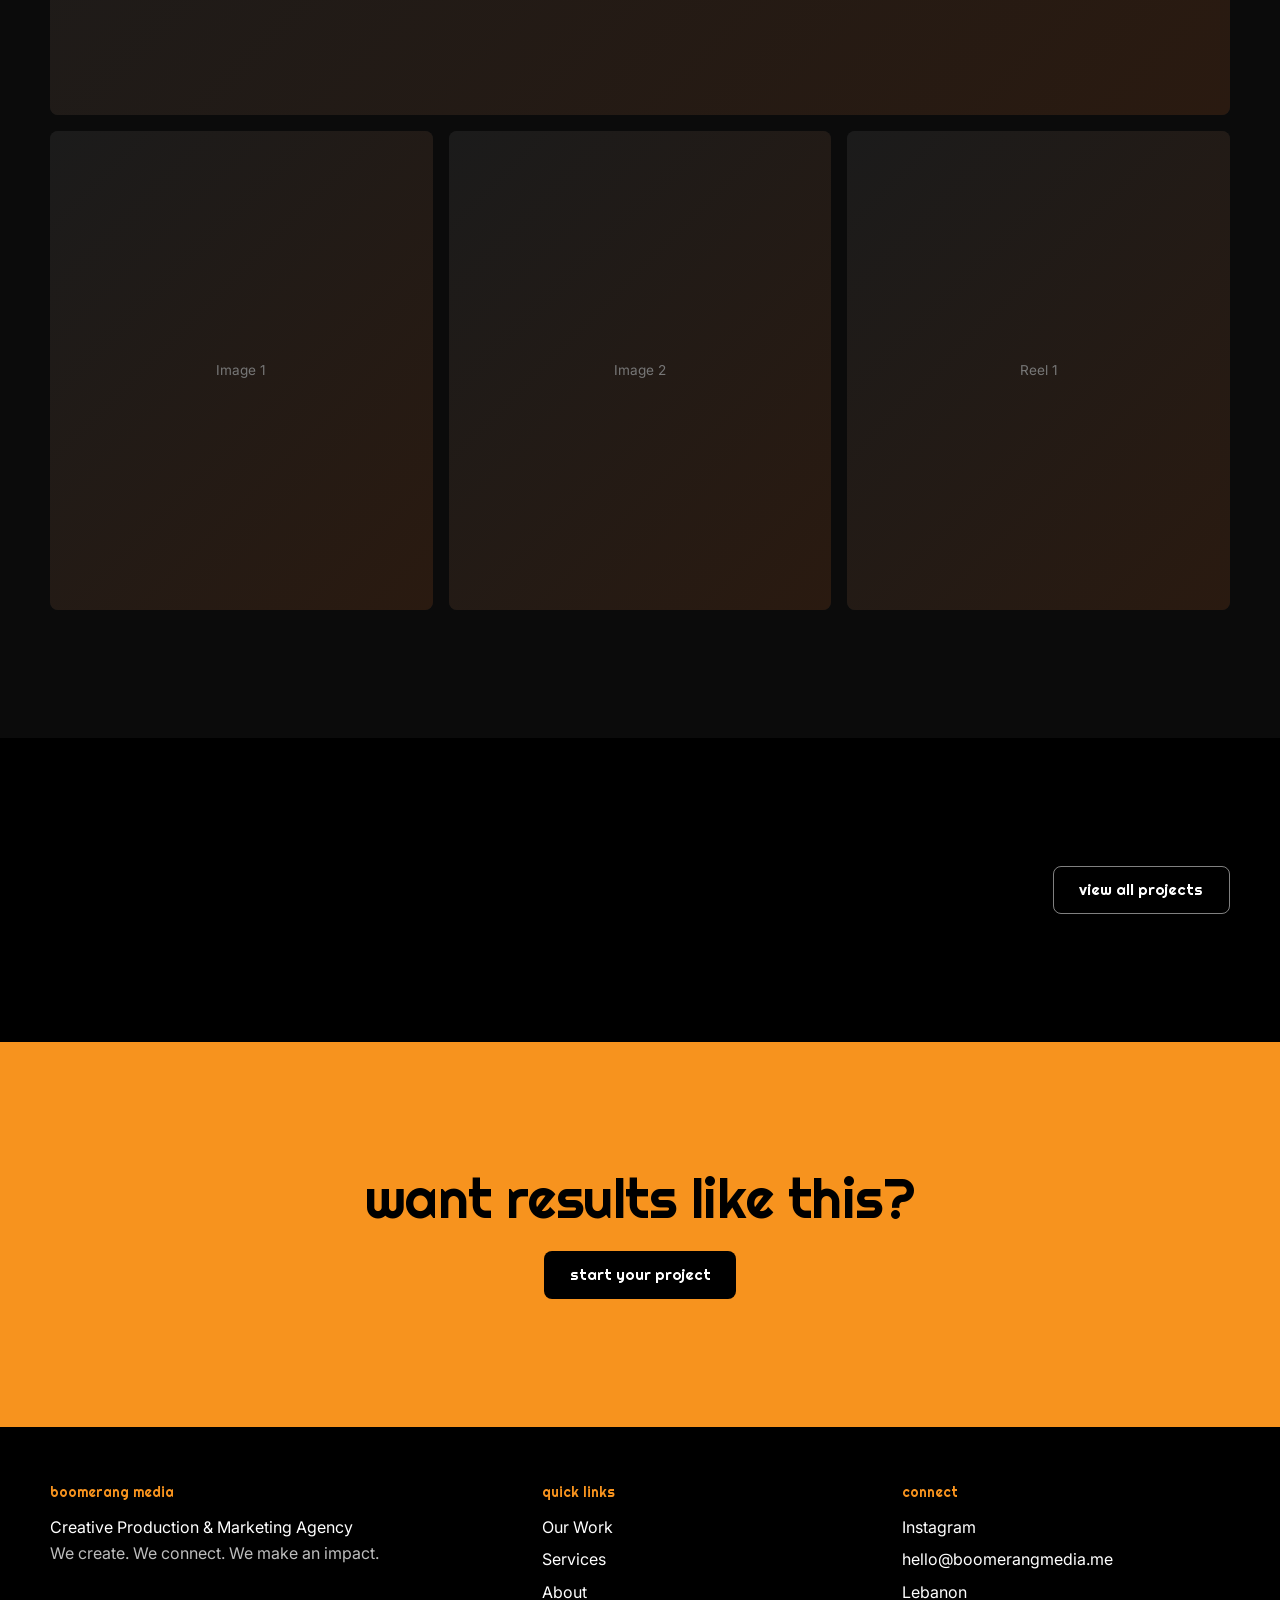
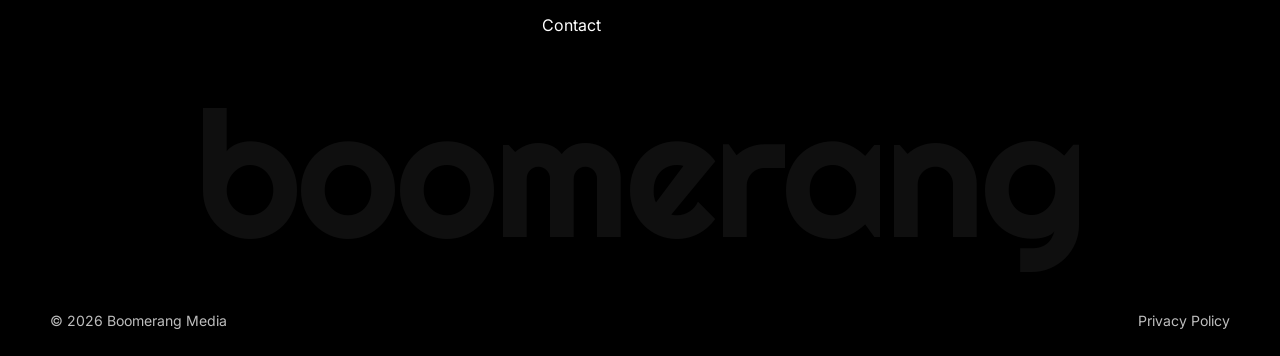
<file: projects/_template.html>
<!DOCTYPE html>
<html lang="en">
<head>
<meta charset="utf-8">
<meta name="viewport" content="width=device-width, initial-scale=1, viewport-fit=cover">
<title>Client Name | Case Study | Boomerang Media</title>
<meta name="description" content="Short one-sentence summary of the project.">
<link rel="canonical" href="https://www.boomerangmedia.me/projects/client-slug.html">
<meta property="og:type" content="article">
<meta property="og:title" content="Client Name | Case Study | Boomerang Media">
<meta property="og:description" content="Short one-sentence summary of the project.">
<meta property="og:url" content="https://www.boomerangmedia.me/projects/client-slug.html">
<meta property="og:image" content="https://www.boomerangmedia.me/assets/site/og.jpg">
<meta name="theme-color" content="#000000">
<link rel="icon" href="data:image/svg+xml,%3Csvg xmlns='http://www.w3.org/2000/svg' viewBox='0 0 100 100'%3E%3Ctext y='.9em' font-size='90'%3E%F0%9F%AA%83%3C/text%3E%3C/svg%3E">
<link rel="preconnect" href="https://fonts.googleapis.com"><link rel="preconnect" href="https://fonts.gstatic.com" crossorigin>
<link href="https://fonts.googleapis.com/css2?family=Righteous&family=Inter:wght@400;500&display=swap" rel="stylesheet">
<link rel="stylesheet" href="../css/site.css">
<link rel="stylesheet" href="../css/pages.css">
</head>
<body data-project="client-slug">
<div id="site-header"></div>

<!-- EDIT 1 (head above): page title, description and og tags. EDIT 2: hero. Upload the cover to assets/projects/client-slug/cover.jpg and uncomment the img line. -->
<header id="ph">
<!-- <img class="cover" src="../assets/projects/client-slug/cover.jpg" alt="Client Name" width="1600" height="900"> -->
<div class="wrap">
<a href="../work.html" class="back">← all projects</a>
<span class="lbl">Hospitality &amp; F&amp;B</span>
<h1>Client Name</h1>
<p class="sl">Short one-sentence summary of the project.</p>
</div>
</header>

<!-- EDIT 3: project facts. Delete any row you don't need. -->
<section class="metas"><div class="wrap">
<dl class="meta">
<div><dt>Client</dt><dd>Client Name</dd></div>
<div><dt>Industry</dt><dd>Hospitality &amp; F&amp;B</dd></div>
<div><dt>Services</dt><dd>Creative Production</dd></div>
</dl>
</div></section>

<!-- EDIT 4: gallery. Figure classes: (none)=portrait, wide, full. Put files in assets/projects/client-slug/ and replace each placeholder div with the img/video line above it. -->
<section class="alt" id="gallery"><div class="wrap">
<span class="lbl">Gallery</span><h2 style="margin-bottom:2rem">The work.</h2>
<div class="gal">
<figure class="full">
<!-- <video src="../assets/projects/client-slug/hero.mp4" poster="/assets/projects/client-slug/hero.jpg" controls playsinline preload="none"></video> -->
<div class="ph">Main video or hero image (21:9)</div></figure>
<figure><!-- <img src="../assets/projects/client-slug/01.webp" alt="Describe the image" loading="lazy" width="800" height="1000"> --><div class="ph">Image 1</div></figure>
<figure><!-- <img src="../assets/projects/client-slug/02.webp" alt="Describe the image" loading="lazy" width="800" height="1000"> --><div class="ph">Image 2</div></figure>
<figure><!-- <video src="../assets/projects/client-slug/reel1.mp4" controls playsinline preload="none"></video> --><div class="ph">Reel 1</div></figure>
</div>
</div></section>

<!-- The "next project" link fills in automatically from js/data.js -->
<section><div class="wrap next">
<div id="next-project"></div>
<a href="../work.html" class="btn ghost">View all projects</a>
</div></section>

<section id="cta"><div class="wrap">
<h2>Want results like this?</h2>
<a href="../index.html#contact" class="btn">Start your project</a>
</div></section>

<div id="site-footer"></div>
<script src="../js/data.js"></script>
<script src="../js/site.js"></script>
</body>
</html>
</file>
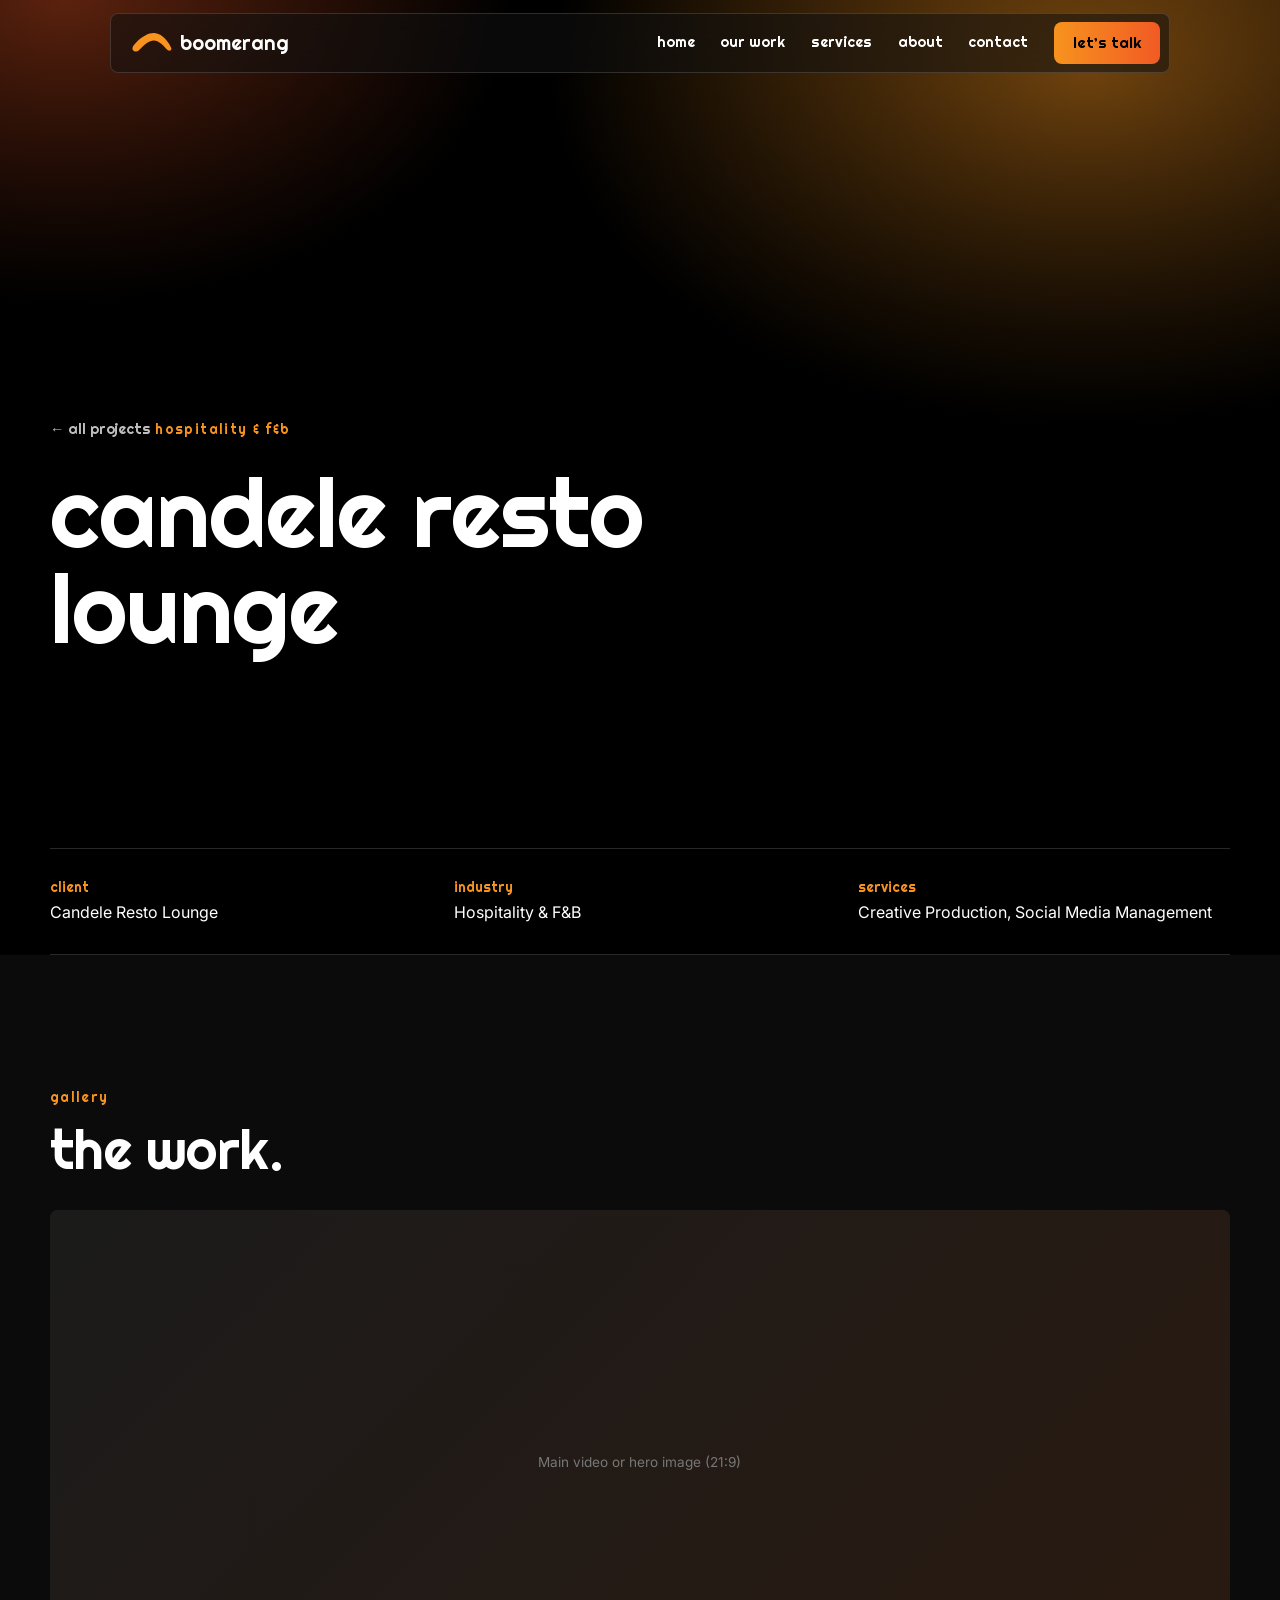
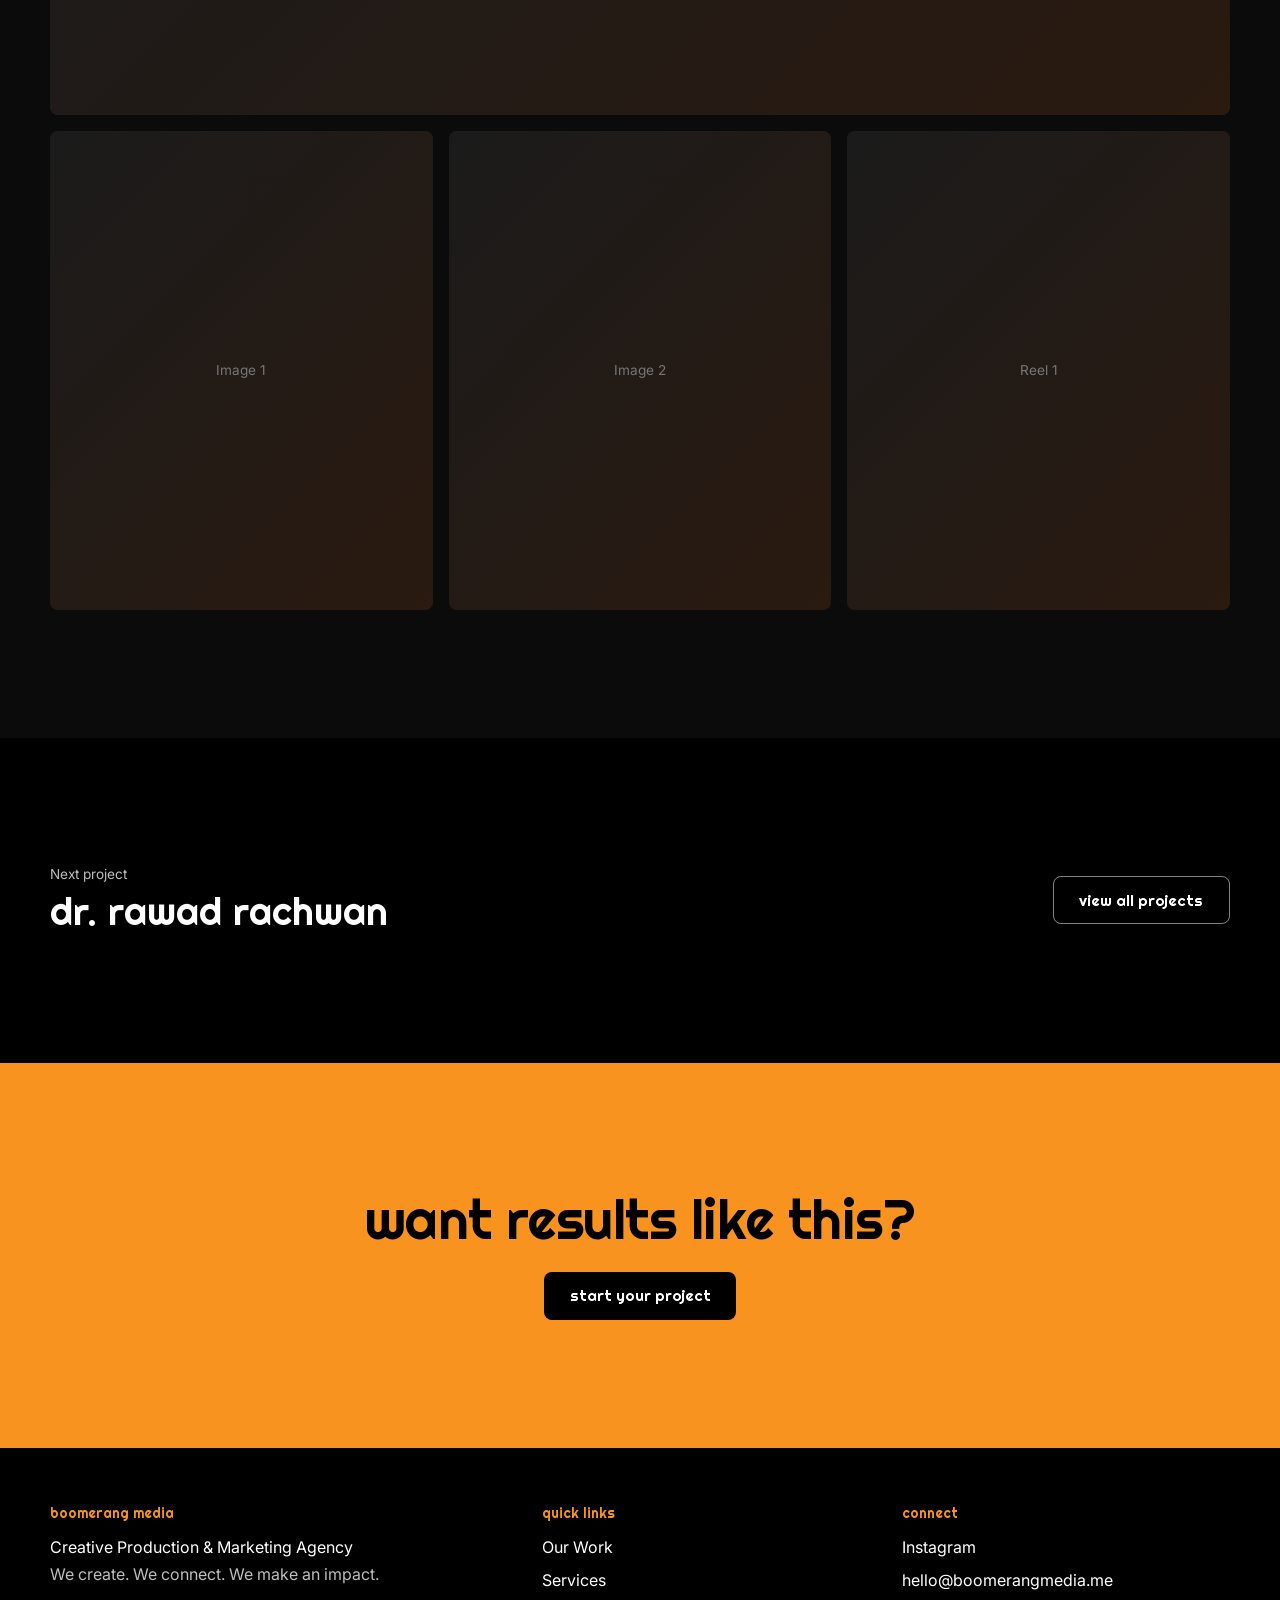
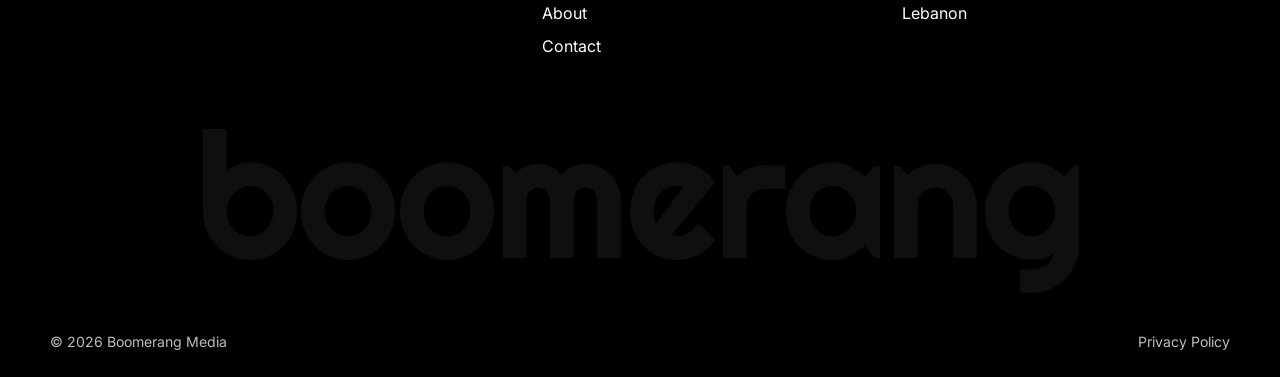
<file: projects/candele.html>
<!DOCTYPE html>
<html lang="en">
<head>
<meta charset="utf-8">
<meta name="viewport" content="width=device-width, initial-scale=1, viewport-fit=cover">
<title>Candele Resto Lounge | Case Study | Boomerang Media</title>
<meta name="description" content="Case study: Candele Resto Lounge by Boomerang Media.">
<link rel="canonical" href="https://www.boomerangmedia.me/projects/candele.html">
<meta property="og:type" content="article">
<meta property="og:title" content="Candele Resto Lounge | Case Study | Boomerang Media">
<meta property="og:description" content="Case study: Candele Resto Lounge by Boomerang Media.">
<meta property="og:url" content="https://www.boomerangmedia.me/projects/candele.html">
<meta property="og:image" content="https://www.boomerangmedia.me/assets/site/og.jpg">
<meta name="theme-color" content="#000000">
<link rel="icon" href="data:image/svg+xml,%3Csvg xmlns='http://www.w3.org/2000/svg' viewBox='0 0 100 100'%3E%3Ctext y='.9em' font-size='90'%3E%F0%9F%AA%83%3C/text%3E%3C/svg%3E">
<link rel="preconnect" href="https://fonts.googleapis.com"><link rel="preconnect" href="https://fonts.gstatic.com" crossorigin>
<link href="https://fonts.googleapis.com/css2?family=Righteous&family=Inter:wght@400;500&display=swap" rel="stylesheet">
<link rel="stylesheet" href="../css/site.css">
<link rel="stylesheet" href="../css/pages.css">
</head>
<body data-project="candele">
<div id="site-header"></div>

<!-- EDIT 1 (head above): page title, description and og tags. EDIT 2: hero. Upload the cover to assets/projects/candele/cover.jpg and uncomment the img line. -->
<header id="ph">
<!-- <img class="cover" src="../assets/projects/candele/cover.jpg" alt="Candele Resto Lounge" width="1600" height="900"> -->
<div class="wrap">
<a href="../work.html" class="back">← all projects</a>
<span class="lbl">Hospitality &amp; F&amp;B</span>
<h1>Candele Resto Lounge</h1>
<!-- EDIT: optional one-sentence summary, e.g. <p class="sl">Short summary here.</p> -->
</div>
</header>

<!-- EDIT 3: project facts. Delete any row you don't need. -->
<section class="metas"><div class="wrap">
<dl class="meta">
<div><dt>Client</dt><dd>Candele Resto Lounge</dd></div>
<div><dt>Industry</dt><dd>Hospitality &amp; F&amp;B</dd></div>
<div><dt>Services</dt><dd>Creative Production, Social Media Management</dd></div>
</dl>
</div></section>

<!-- EDIT 4: gallery. Figure classes: (none)=portrait, wide, full. Put files in assets/projects/candele/ and replace each placeholder div with the img/video line above it. -->
<section class="alt" id="gallery"><div class="wrap">
<span class="lbl">Gallery</span><h2 style="margin-bottom:2rem">The work.</h2>
<div class="gal">
<figure class="full">
<!-- <video src="../assets/projects/candele/hero.mp4" poster="/assets/projects/candele/hero.jpg" controls playsinline preload="none"></video> -->
<div class="ph">Main video or hero image (21:9)</div></figure>
<figure><!-- <img src="../assets/projects/candele/01.webp" alt="Describe the image" loading="lazy" width="800" height="1000"> --><div class="ph">Image 1</div></figure>
<figure><!-- <img src="../assets/projects/candele/02.webp" alt="Describe the image" loading="lazy" width="800" height="1000"> --><div class="ph">Image 2</div></figure>
<figure><!-- <video src="../assets/projects/candele/reel1.mp4" controls playsinline preload="none"></video> --><div class="ph">Reel 1</div></figure>
</div>
</div></section>

<!-- The "next project" link fills in automatically from js/data.js -->
<section><div class="wrap next">
<div id="next-project"></div>
<a href="../work.html" class="btn ghost">View all projects</a>
</div></section>

<section id="cta"><div class="wrap">
<h2>Want results like this?</h2>
<a href="../index.html#contact" class="btn">Start your project</a>
</div></section>

<div id="site-footer"></div>
<script src="../js/data.js"></script>
<script src="../js/site.js"></script>
</body>
</html>
</file>
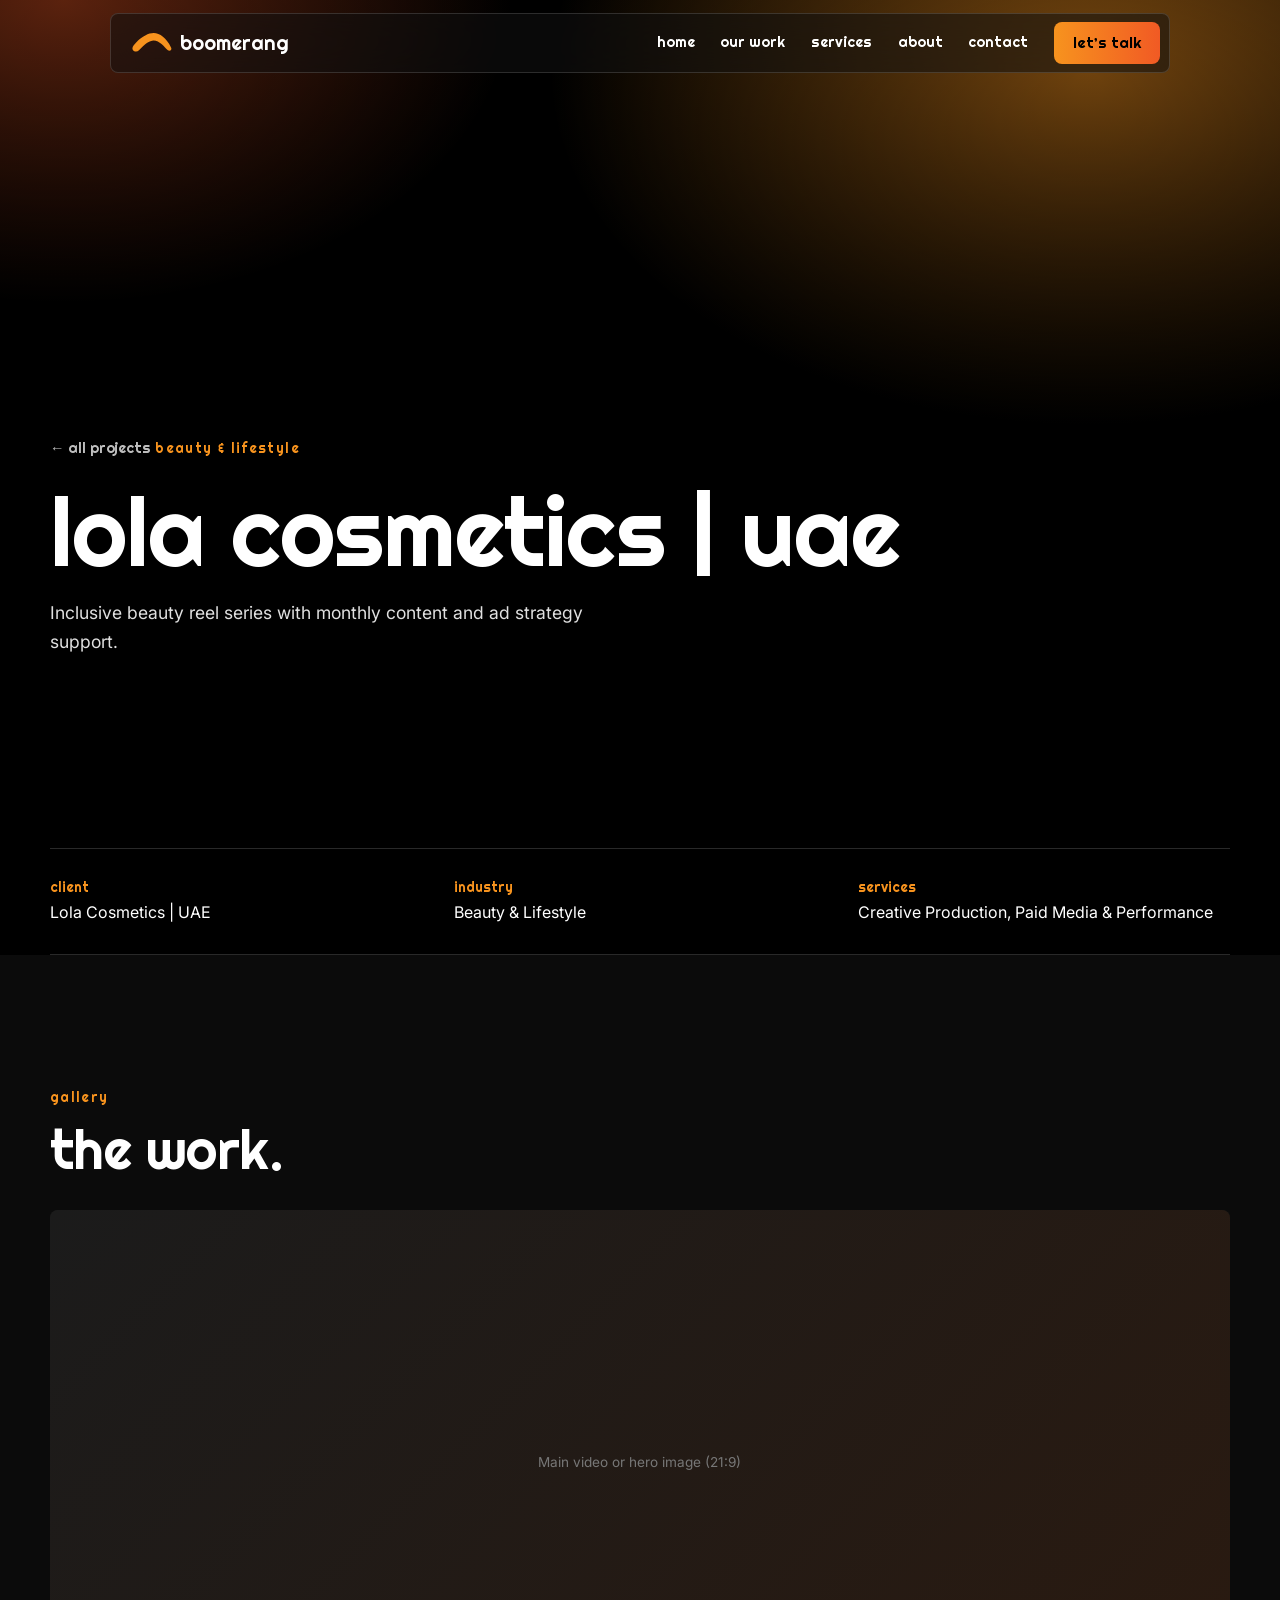
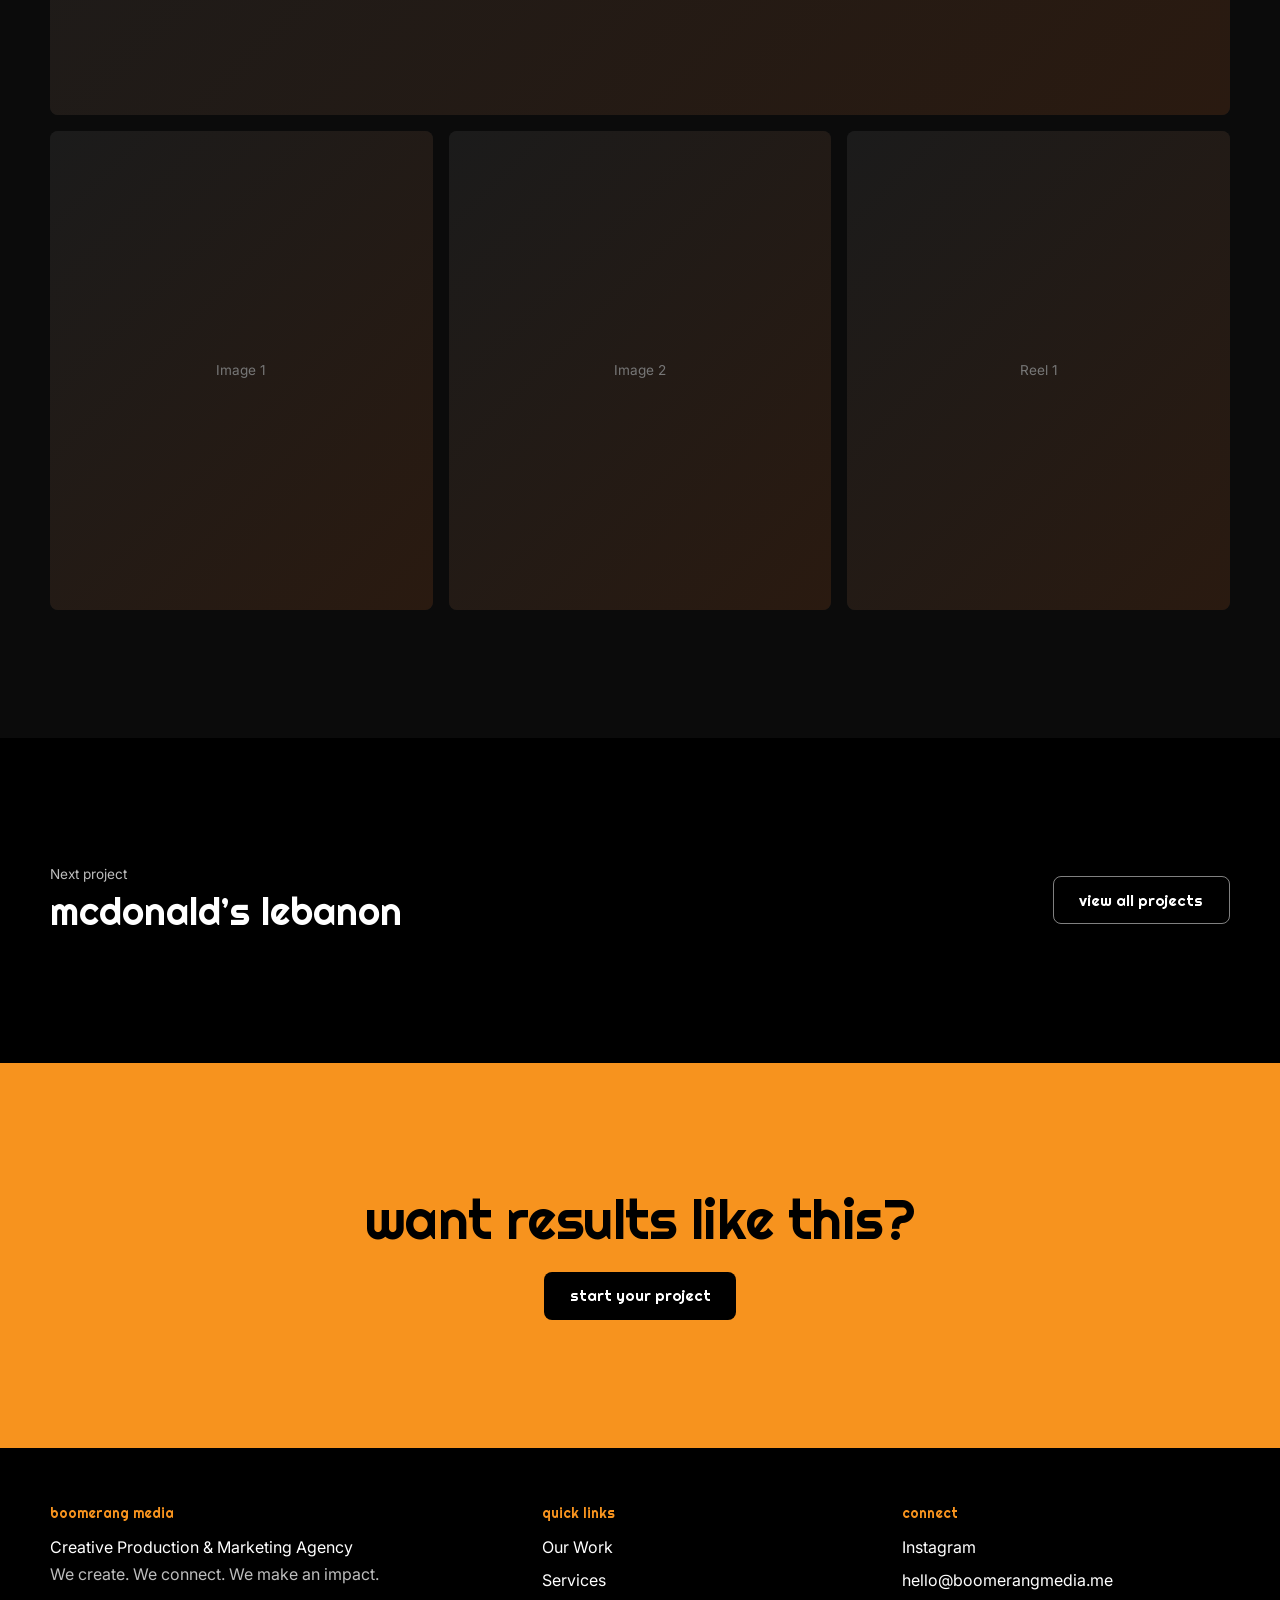
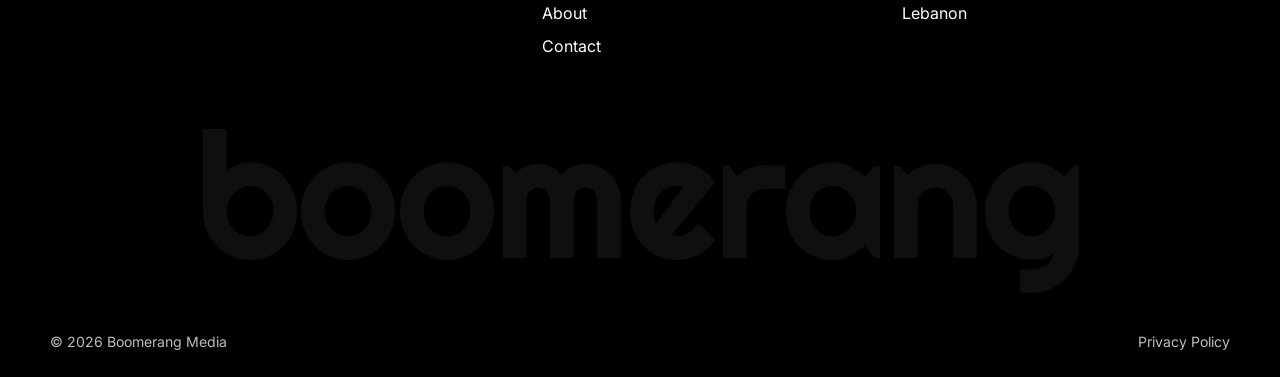
<file: projects/lola.html>
<!DOCTYPE html>
<html lang="en">
<head>
<meta charset="utf-8">
<meta name="viewport" content="width=device-width, initial-scale=1, viewport-fit=cover">
<title>Lola Cosmetics | UAE | Case Study | Boomerang Media</title>
<meta name="description" content="Inclusive beauty reel series with monthly content and ad strategy support.">
<link rel="canonical" href="https://www.boomerangmedia.me/projects/lola.html">
<meta property="og:type" content="article">
<meta property="og:title" content="Lola Cosmetics | UAE | Case Study | Boomerang Media">
<meta property="og:description" content="Inclusive beauty reel series with monthly content and ad strategy support.">
<meta property="og:url" content="https://www.boomerangmedia.me/projects/lola.html">
<meta property="og:image" content="https://www.boomerangmedia.me/assets/site/og.jpg">
<meta name="theme-color" content="#000000">
<link rel="icon" href="data:image/svg+xml,%3Csvg xmlns='http://www.w3.org/2000/svg' viewBox='0 0 100 100'%3E%3Ctext y='.9em' font-size='90'%3E%F0%9F%AA%83%3C/text%3E%3C/svg%3E">
<link rel="preconnect" href="https://fonts.googleapis.com"><link rel="preconnect" href="https://fonts.gstatic.com" crossorigin>
<link href="https://fonts.googleapis.com/css2?family=Righteous&family=Inter:wght@400;500&display=swap" rel="stylesheet">
<link rel="stylesheet" href="../css/site.css">
<link rel="stylesheet" href="../css/pages.css">
</head>
<body data-project="lola">
<div id="site-header"></div>

<!-- EDIT 1 (head above): page title, description and og tags. EDIT 2: hero. Upload the cover to assets/projects/lola/cover.jpg and uncomment the img line. -->
<header id="ph">
<!-- <img class="cover" src="../assets/projects/lola/cover.jpg" alt="Lola Cosmetics | UAE" width="1600" height="900"> -->
<div class="wrap">
<a href="../work.html" class="back">← all projects</a>
<span class="lbl">Beauty &amp; Lifestyle</span>
<h1>Lola Cosmetics | UAE</h1>
<p class="sl">Inclusive beauty reel series with monthly content and ad strategy support.</p>
</div>
</header>

<!-- EDIT 3: project facts. Delete any row you don't need. -->
<section class="metas"><div class="wrap">
<dl class="meta">
<div><dt>Client</dt><dd>Lola Cosmetics | UAE</dd></div>
<div><dt>Industry</dt><dd>Beauty &amp; Lifestyle</dd></div>
<div><dt>Services</dt><dd>Creative Production, Paid Media &amp; Performance</dd></div>
</dl>
</div></section>

<!-- EDIT 4: gallery. Figure classes: (none)=portrait, wide, full. Put files in assets/projects/lola/ and replace each placeholder div with the img/video line above it. -->
<section class="alt" id="gallery"><div class="wrap">
<span class="lbl">Gallery</span><h2 style="margin-bottom:2rem">The work.</h2>
<div class="gal">
<figure class="full">
<!-- <video src="../assets/projects/lola/hero.mp4" poster="/assets/projects/lola/hero.jpg" controls playsinline preload="none"></video> -->
<div class="ph">Main video or hero image (21:9)</div></figure>
<figure><!-- <img src="../assets/projects/lola/01.webp" alt="Describe the image" loading="lazy" width="800" height="1000"> --><div class="ph">Image 1</div></figure>
<figure><!-- <img src="../assets/projects/lola/02.webp" alt="Describe the image" loading="lazy" width="800" height="1000"> --><div class="ph">Image 2</div></figure>
<figure><!-- <video src="../assets/projects/lola/reel1.mp4" controls playsinline preload="none"></video> --><div class="ph">Reel 1</div></figure>
</div>
</div></section>

<!-- The "next project" link fills in automatically from js/data.js -->
<section><div class="wrap next">
<div id="next-project"></div>
<a href="../work.html" class="btn ghost">View all projects</a>
</div></section>

<section id="cta"><div class="wrap">
<h2>Want results like this?</h2>
<a href="../index.html#contact" class="btn">Start your project</a>
</div></section>

<div id="site-footer"></div>
<script src="../js/data.js"></script>
<script src="../js/site.js"></script>
</body>
</html>
</file>
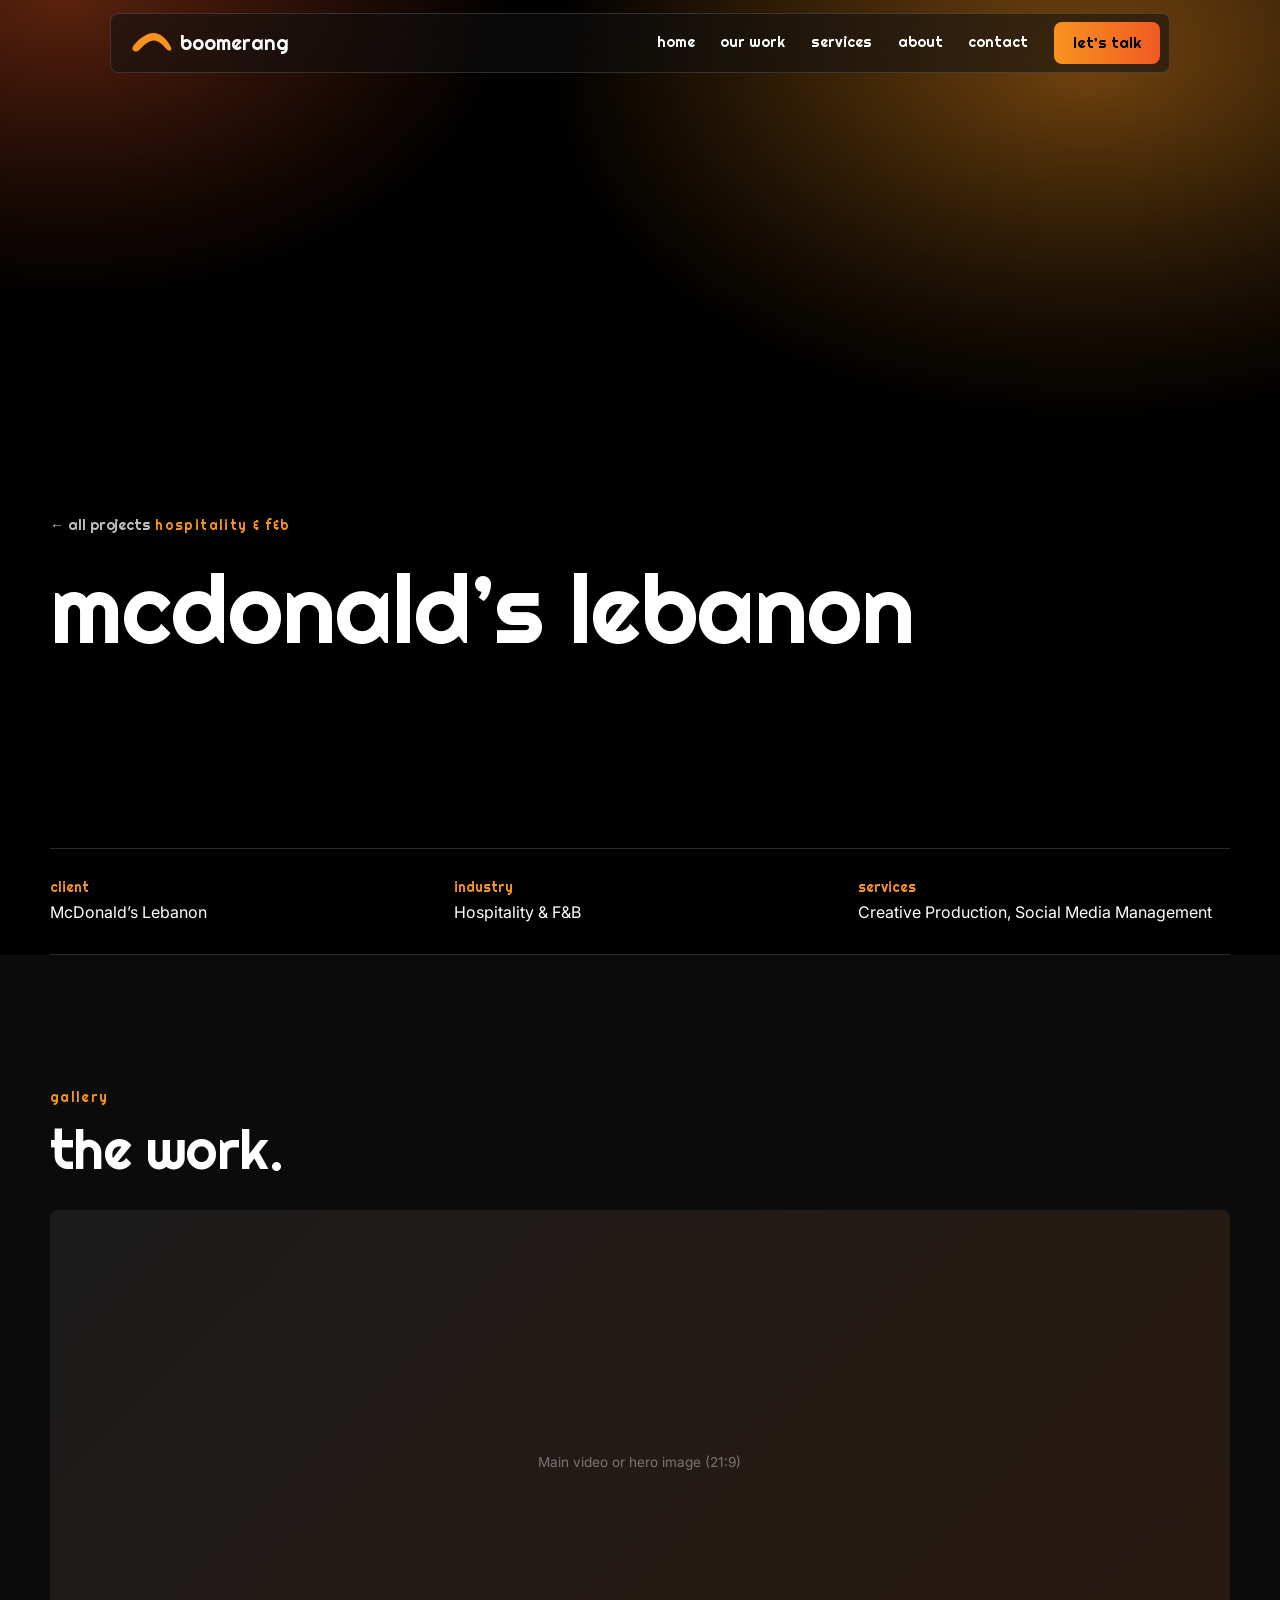
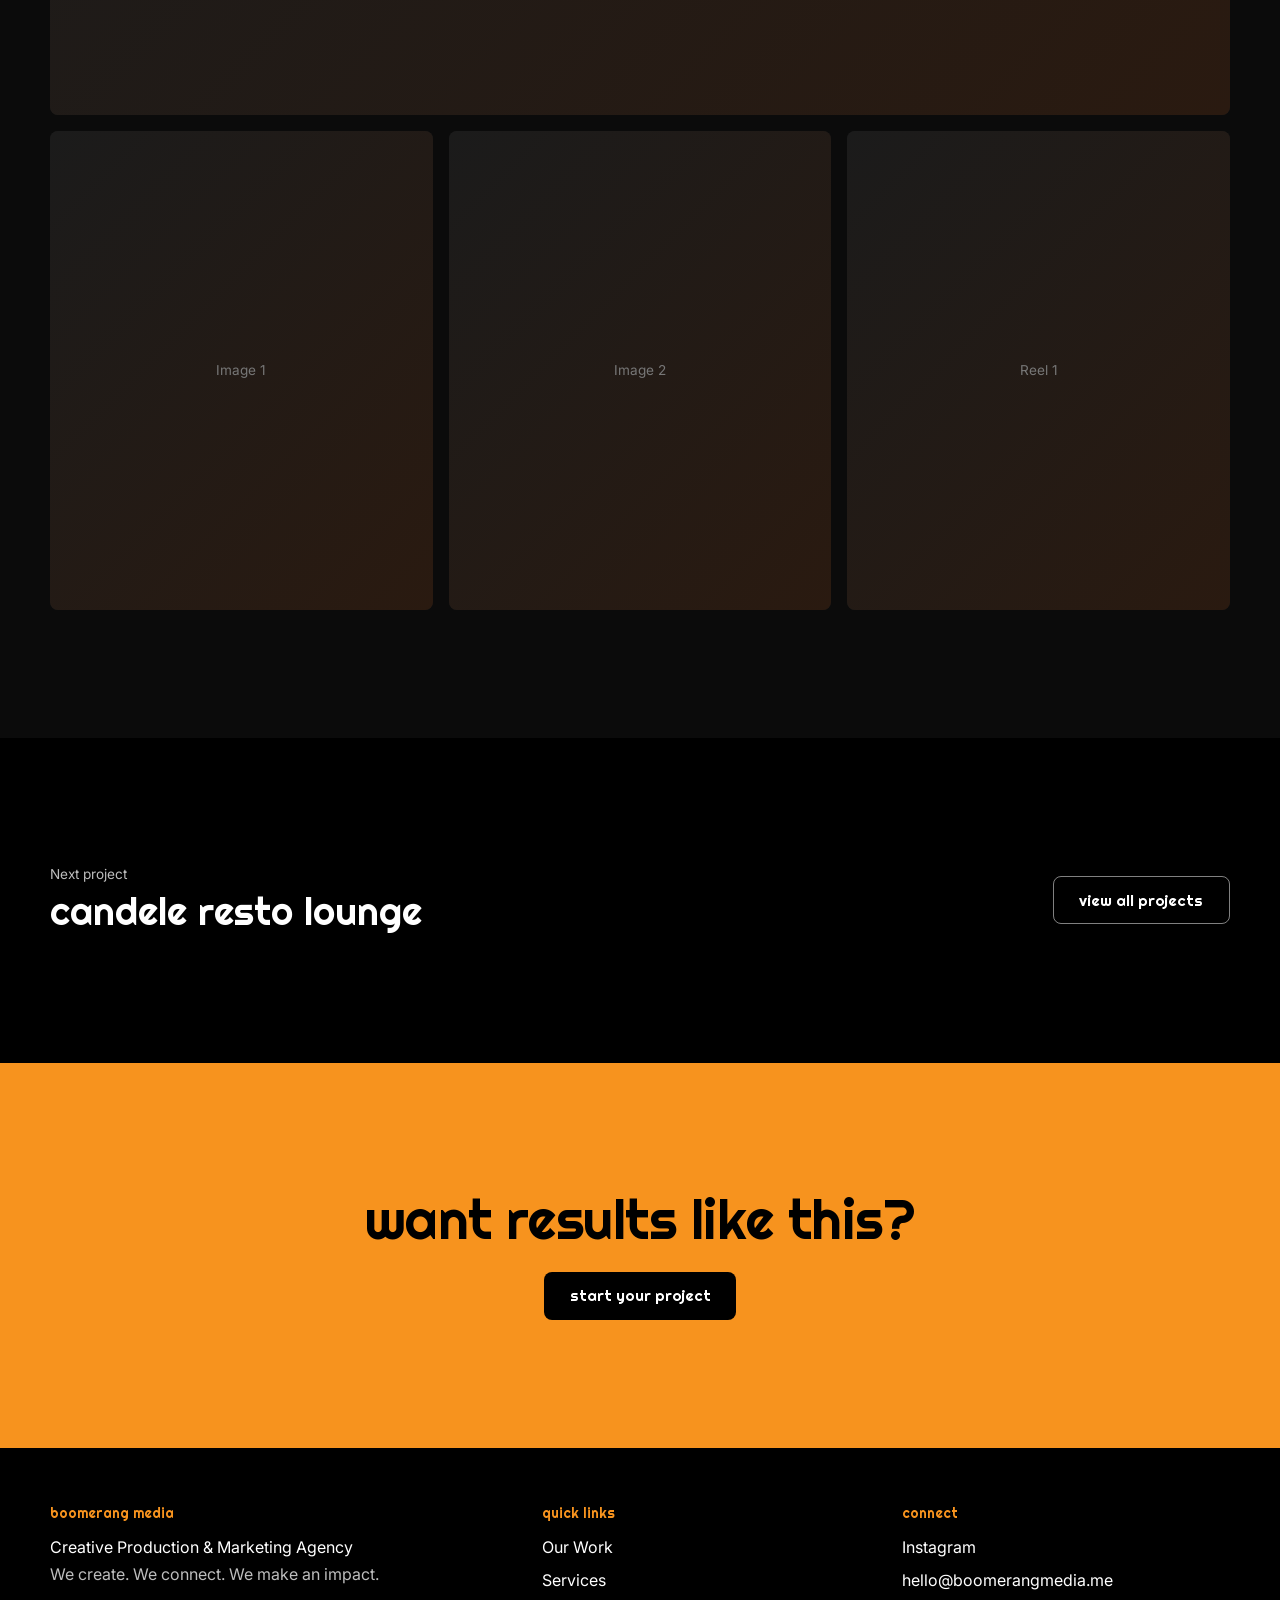
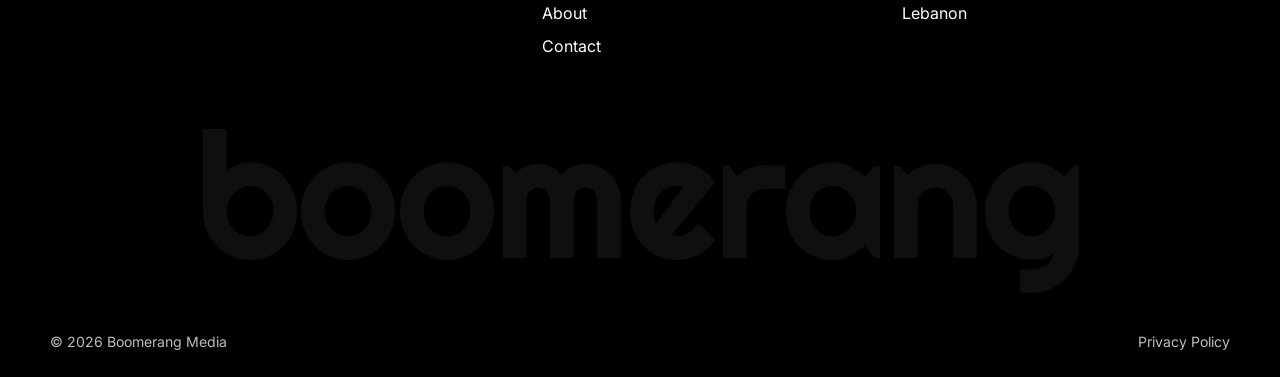
<file: projects/mcdo.html>
<!DOCTYPE html>
<html lang="en">
<head>
<meta charset="utf-8">
<meta name="viewport" content="width=device-width, initial-scale=1, viewport-fit=cover">
<title>McDonald’s Lebanon | Case Study | Boomerang Media</title>
<meta name="description" content="Case study: McDonald’s Lebanon by Boomerang Media.">
<link rel="canonical" href="https://www.boomerangmedia.me/projects/mcdo.html">
<meta property="og:type" content="article">
<meta property="og:title" content="McDonald’s Lebanon | Case Study | Boomerang Media">
<meta property="og:description" content="Case study: McDonald’s Lebanon by Boomerang Media.">
<meta property="og:url" content="https://www.boomerangmedia.me/projects/mcdo.html">
<meta property="og:image" content="https://www.boomerangmedia.me/assets/site/og.jpg">
<meta name="theme-color" content="#000000">
<link rel="icon" href="data:image/svg+xml,%3Csvg xmlns='http://www.w3.org/2000/svg' viewBox='0 0 100 100'%3E%3Ctext y='.9em' font-size='90'%3E%F0%9F%AA%83%3C/text%3E%3C/svg%3E">
<link rel="preconnect" href="https://fonts.googleapis.com"><link rel="preconnect" href="https://fonts.gstatic.com" crossorigin>
<link href="https://fonts.googleapis.com/css2?family=Righteous&family=Inter:wght@400;500&display=swap" rel="stylesheet">
<link rel="stylesheet" href="../css/site.css">
<link rel="stylesheet" href="../css/pages.css">
</head>
<body data-project="mcdo">
<div id="site-header"></div>

<!-- EDIT 1 (head above): page title, description and og tags. EDIT 2: hero. Upload the cover to assets/projects/mcdo/cover.jpg and uncomment the img line. -->
<header id="ph">
<!-- <img class="cover" src="../assets/projects/mcdo/cover.jpg" alt="McDonald’s Lebanon" width="1600" height="900"> -->
<div class="wrap">
<a href="../work.html" class="back">← all projects</a>
<span class="lbl">Hospitality &amp; F&amp;B</span>
<h1>McDonald’s Lebanon</h1>
<!-- EDIT: optional one-sentence summary, e.g. <p class="sl">Short summary here.</p> -->
</div>
</header>

<!-- EDIT 3: project facts. Delete any row you don't need. -->
<section class="metas"><div class="wrap">
<dl class="meta">
<div><dt>Client</dt><dd>McDonald’s Lebanon</dd></div>
<div><dt>Industry</dt><dd>Hospitality &amp; F&amp;B</dd></div>
<div><dt>Services</dt><dd>Creative Production, Social Media Management</dd></div>
</dl>
</div></section>

<!-- EDIT 4: gallery. Figure classes: (none)=portrait, wide, full. Put files in assets/projects/mcdo/ and replace each placeholder div with the img/video line above it. -->
<section class="alt" id="gallery"><div class="wrap">
<span class="lbl">Gallery</span><h2 style="margin-bottom:2rem">The work.</h2>
<div class="gal">
<figure class="full">
<!-- <video src="../assets/projects/mcdo/hero.mp4" poster="/assets/projects/mcdo/hero.jpg" controls playsinline preload="none"></video> -->
<div class="ph">Main video or hero image (21:9)</div></figure>
<figure><!-- <img src="../assets/projects/mcdo/01.webp" alt="Describe the image" loading="lazy" width="800" height="1000"> --><div class="ph">Image 1</div></figure>
<figure><!-- <img src="../assets/projects/mcdo/02.webp" alt="Describe the image" loading="lazy" width="800" height="1000"> --><div class="ph">Image 2</div></figure>
<figure><!-- <video src="../assets/projects/mcdo/reel1.mp4" controls playsinline preload="none"></video> --><div class="ph">Reel 1</div></figure>
</div>
</div></section>

<!-- The "next project" link fills in automatically from js/data.js -->
<section><div class="wrap next">
<div id="next-project"></div>
<a href="../work.html" class="btn ghost">View all projects</a>
</div></section>

<section id="cta"><div class="wrap">
<h2>Want results like this?</h2>
<a href="../index.html#contact" class="btn">Start your project</a>
</div></section>

<div id="site-footer"></div>
<script src="../js/data.js"></script>
<script src="../js/site.js"></script>
</body>
</html>
</file>
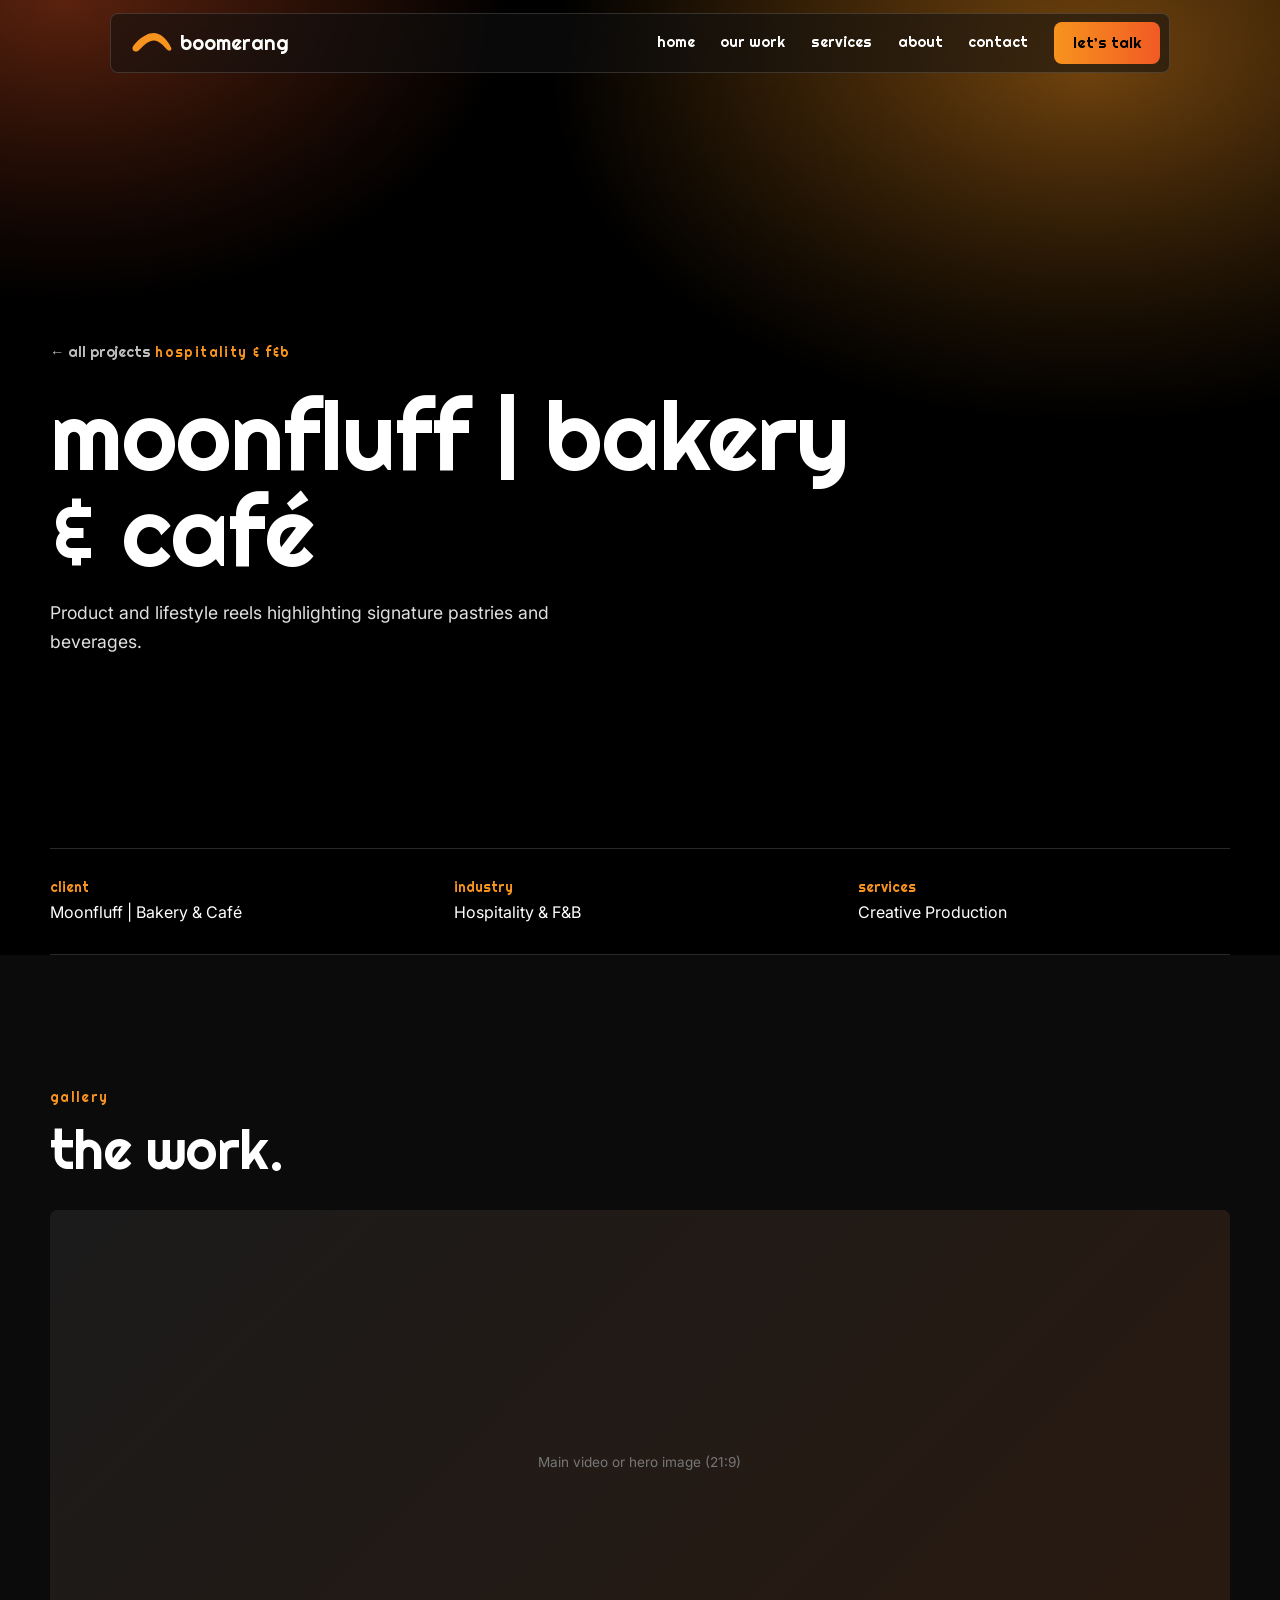
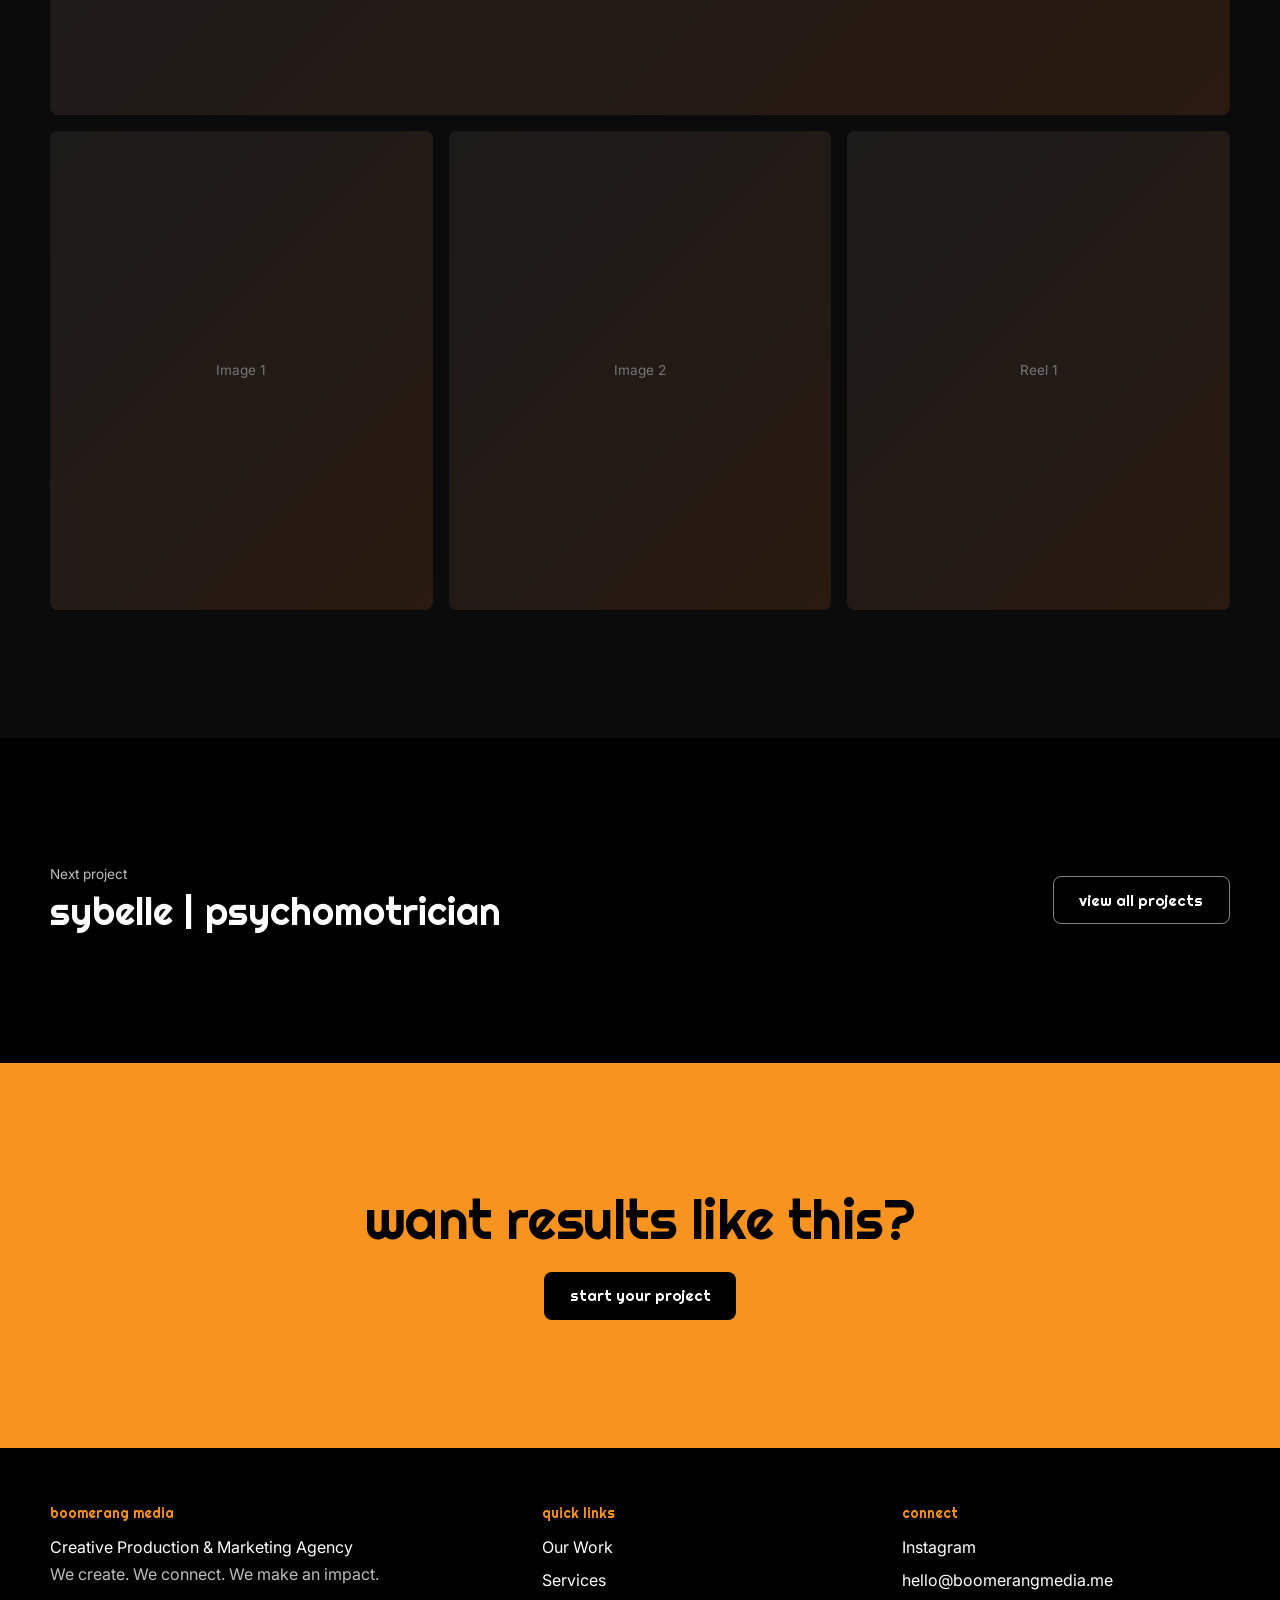
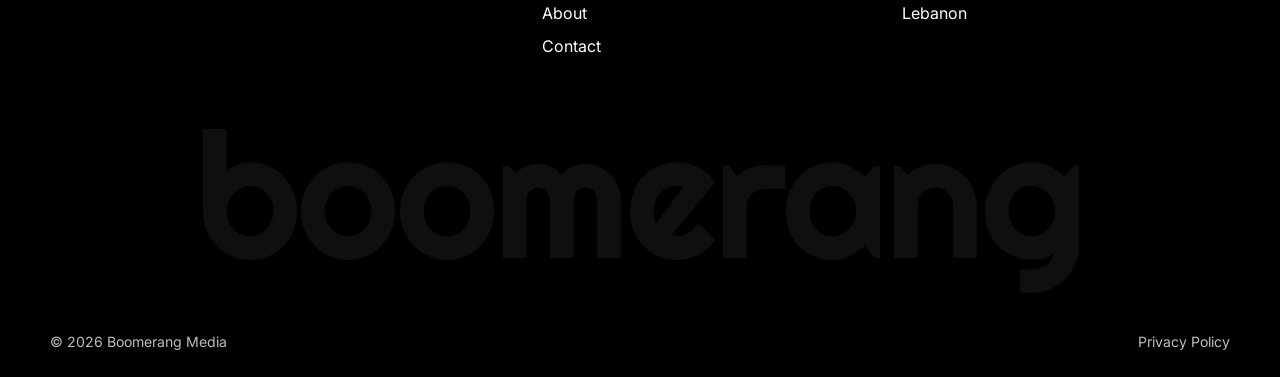
<file: projects/moonfluff.html>
<!DOCTYPE html>
<html lang="en">
<head>
<meta charset="utf-8">
<meta name="viewport" content="width=device-width, initial-scale=1, viewport-fit=cover">
<title>Moonfluff | Bakery &amp; Café | Case Study | Boomerang Media</title>
<meta name="description" content="Product and lifestyle reels highlighting signature pastries and beverages.">
<link rel="canonical" href="https://www.boomerangmedia.me/projects/moonfluff.html">
<meta property="og:type" content="article">
<meta property="og:title" content="Moonfluff | Bakery &amp; Café | Case Study | Boomerang Media">
<meta property="og:description" content="Product and lifestyle reels highlighting signature pastries and beverages.">
<meta property="og:url" content="https://www.boomerangmedia.me/projects/moonfluff.html">
<meta property="og:image" content="https://www.boomerangmedia.me/assets/site/og.jpg">
<meta name="theme-color" content="#000000">
<link rel="icon" href="data:image/svg+xml,%3Csvg xmlns='http://www.w3.org/2000/svg' viewBox='0 0 100 100'%3E%3Ctext y='.9em' font-size='90'%3E%F0%9F%AA%83%3C/text%3E%3C/svg%3E">
<link rel="preconnect" href="https://fonts.googleapis.com"><link rel="preconnect" href="https://fonts.gstatic.com" crossorigin>
<link href="https://fonts.googleapis.com/css2?family=Righteous&family=Inter:wght@400;500&display=swap" rel="stylesheet">
<link rel="stylesheet" href="../css/site.css">
<link rel="stylesheet" href="../css/pages.css">
</head>
<body data-project="moonfluff">
<div id="site-header"></div>

<!-- EDIT 1 (head above): page title, description and og tags. EDIT 2: hero. Upload the cover to assets/projects/moonfluff/cover.jpg and uncomment the img line. -->
<header id="ph">
<!-- <img class="cover" src="../assets/projects/moonfluff/cover.jpg" alt="Moonfluff | Bakery &amp; Café" width="1600" height="900"> -->
<div class="wrap">
<a href="../work.html" class="back">← all projects</a>
<span class="lbl">Hospitality &amp; F&amp;B</span>
<h1>Moonfluff | Bakery &amp; Café</h1>
<p class="sl">Product and lifestyle reels highlighting signature pastries and beverages.</p>
</div>
</header>

<!-- EDIT 3: project facts. Delete any row you don't need. -->
<section class="metas"><div class="wrap">
<dl class="meta">
<div><dt>Client</dt><dd>Moonfluff | Bakery &amp; Café</dd></div>
<div><dt>Industry</dt><dd>Hospitality &amp; F&amp;B</dd></div>
<div><dt>Services</dt><dd>Creative Production</dd></div>
</dl>
</div></section>

<!-- EDIT 4: gallery. Figure classes: (none)=portrait, wide, full. Put files in assets/projects/moonfluff/ and replace each placeholder div with the img/video line above it. -->
<section class="alt" id="gallery"><div class="wrap">
<span class="lbl">Gallery</span><h2 style="margin-bottom:2rem">The work.</h2>
<div class="gal">
<figure class="full">
<!-- <video src="../assets/projects/moonfluff/hero.mp4" poster="/assets/projects/moonfluff/hero.jpg" controls playsinline preload="none"></video> -->
<div class="ph">Main video or hero image (21:9)</div></figure>
<figure><!-- <img src="../assets/projects/moonfluff/01.webp" alt="Describe the image" loading="lazy" width="800" height="1000"> --><div class="ph">Image 1</div></figure>
<figure><!-- <img src="../assets/projects/moonfluff/02.webp" alt="Describe the image" loading="lazy" width="800" height="1000"> --><div class="ph">Image 2</div></figure>
<figure><!-- <video src="../assets/projects/moonfluff/reel1.mp4" controls playsinline preload="none"></video> --><div class="ph">Reel 1</div></figure>
</div>
</div></section>

<!-- The "next project" link fills in automatically from js/data.js -->
<section><div class="wrap next">
<div id="next-project"></div>
<a href="../work.html" class="btn ghost">View all projects</a>
</div></section>

<section id="cta"><div class="wrap">
<h2>Want results like this?</h2>
<a href="../index.html#contact" class="btn">Start your project</a>
</div></section>

<div id="site-footer"></div>
<script src="../js/data.js"></script>
<script src="../js/site.js"></script>
</body>
</html>
</file>
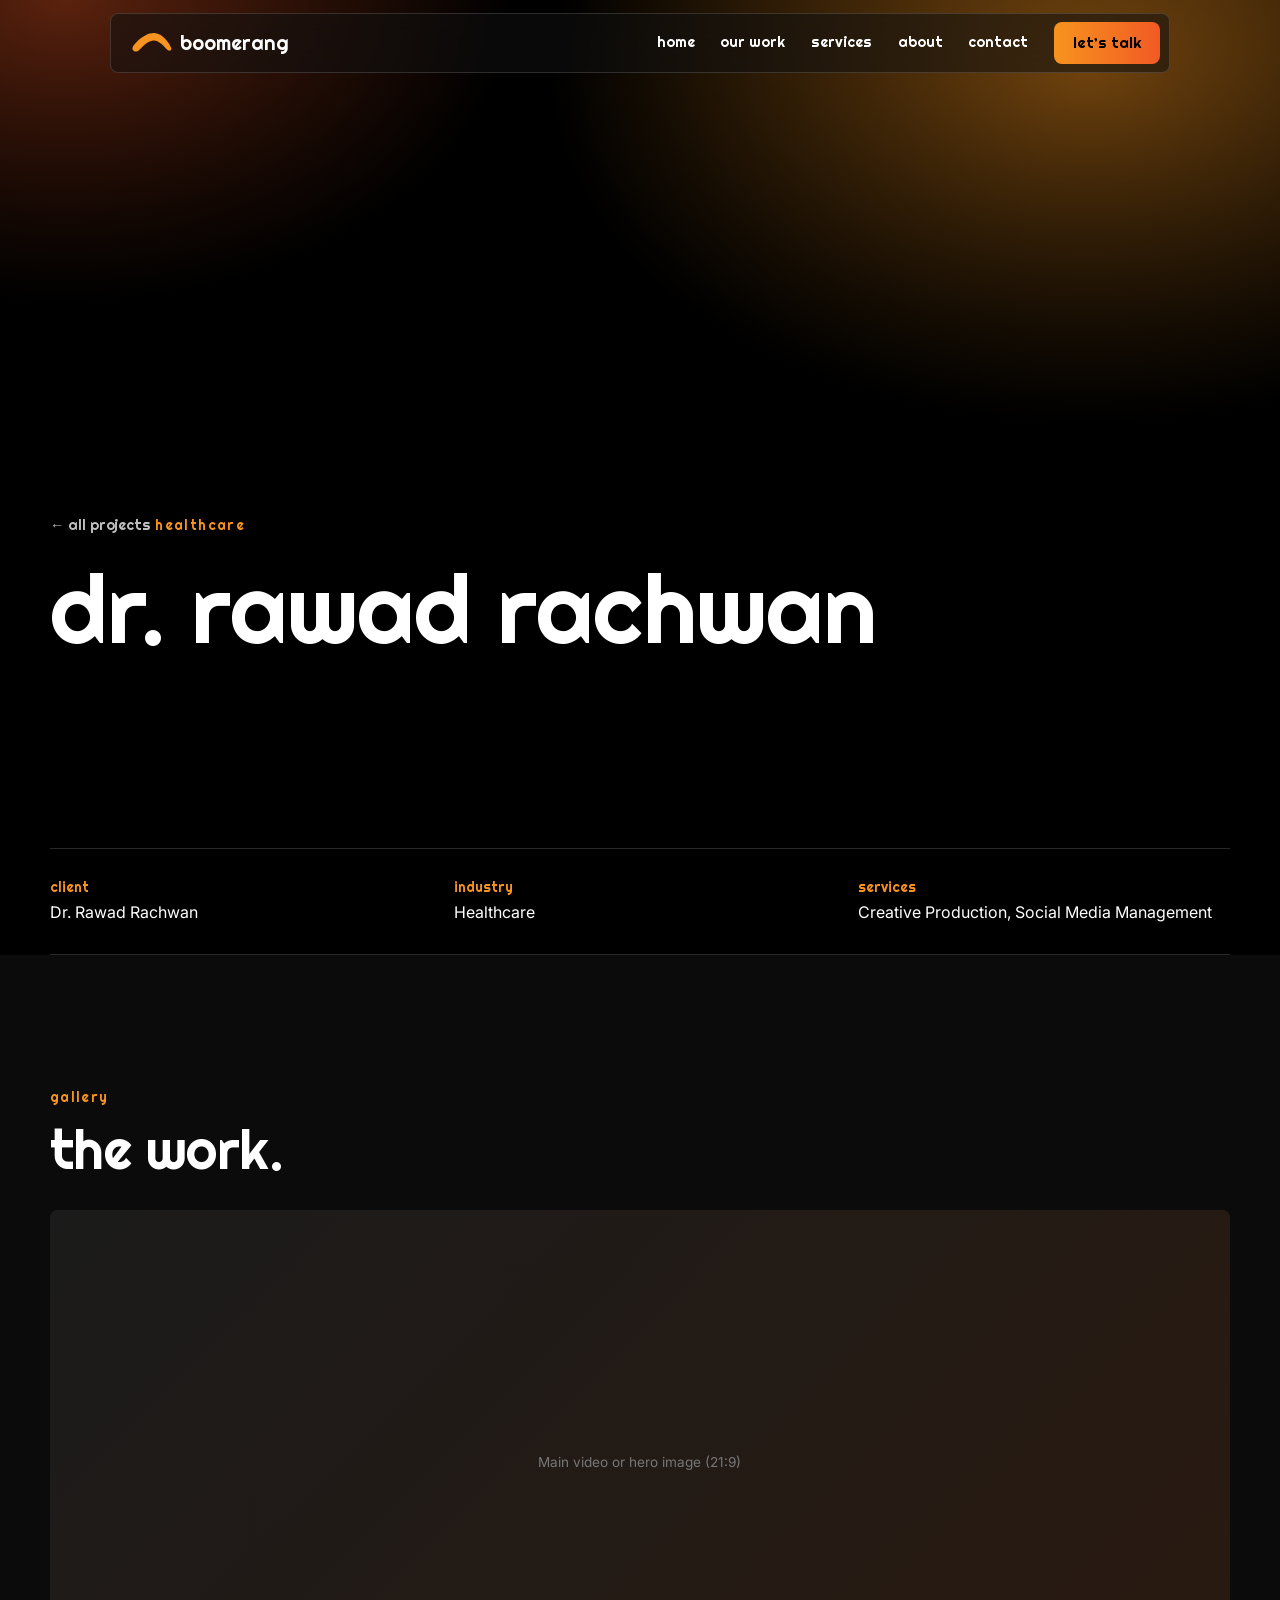
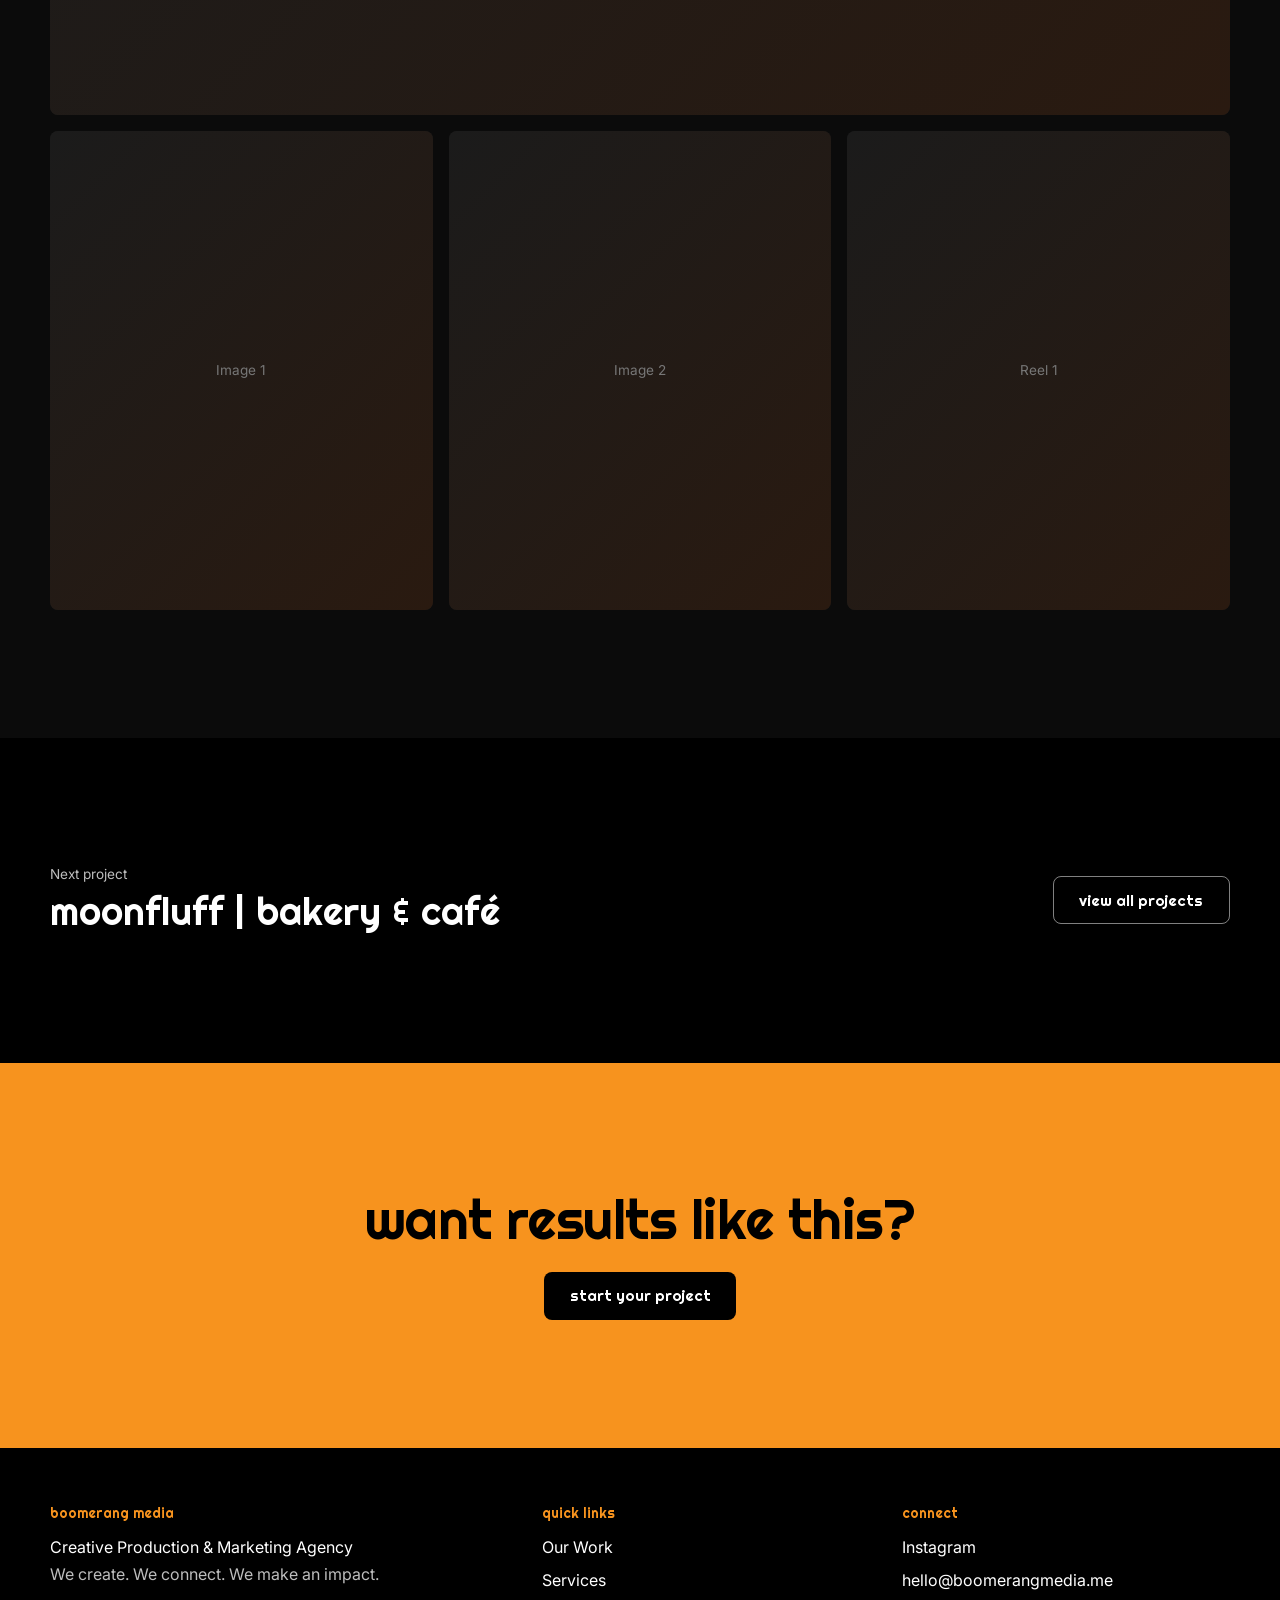
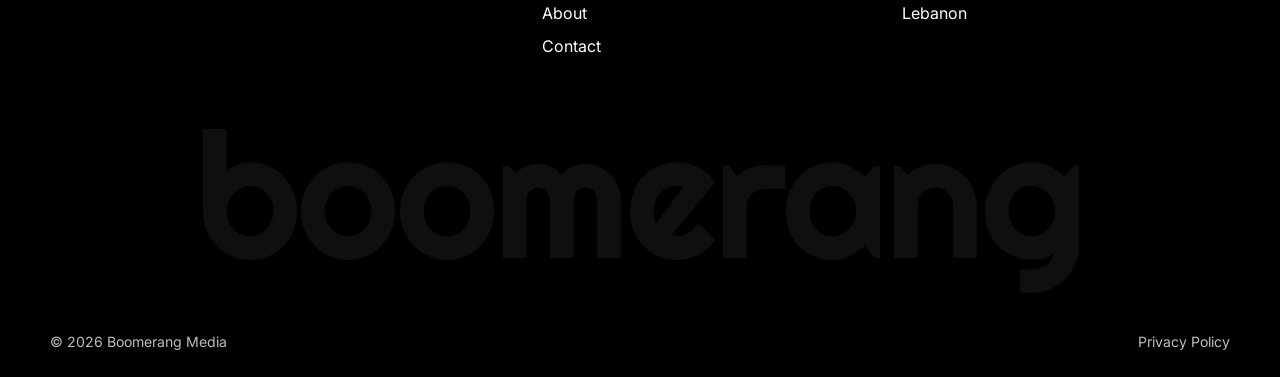
<file: projects/rawad.html>
<!DOCTYPE html>
<html lang="en">
<head>
<meta charset="utf-8">
<meta name="viewport" content="width=device-width, initial-scale=1, viewport-fit=cover">
<title>Dr. Rawad Rachwan | Case Study | Boomerang Media</title>
<meta name="description" content="Case study: Dr. Rawad Rachwan by Boomerang Media.">
<link rel="canonical" href="https://www.boomerangmedia.me/projects/rawad.html">
<meta property="og:type" content="article">
<meta property="og:title" content="Dr. Rawad Rachwan | Case Study | Boomerang Media">
<meta property="og:description" content="Case study: Dr. Rawad Rachwan by Boomerang Media.">
<meta property="og:url" content="https://www.boomerangmedia.me/projects/rawad.html">
<meta property="og:image" content="https://www.boomerangmedia.me/assets/site/og.jpg">
<meta name="theme-color" content="#000000">
<link rel="icon" href="data:image/svg+xml,%3Csvg xmlns='http://www.w3.org/2000/svg' viewBox='0 0 100 100'%3E%3Ctext y='.9em' font-size='90'%3E%F0%9F%AA%83%3C/text%3E%3C/svg%3E">
<link rel="preconnect" href="https://fonts.googleapis.com"><link rel="preconnect" href="https://fonts.gstatic.com" crossorigin>
<link href="https://fonts.googleapis.com/css2?family=Righteous&family=Inter:wght@400;500&display=swap" rel="stylesheet">
<link rel="stylesheet" href="../css/site.css">
<link rel="stylesheet" href="../css/pages.css">
</head>
<body data-project="rawad">
<div id="site-header"></div>

<!-- EDIT 1 (head above): page title, description and og tags. EDIT 2: hero. Upload the cover to assets/projects/rawad/cover.jpg and uncomment the img line. -->
<header id="ph">
<!-- <img class="cover" src="../assets/projects/rawad/cover.jpg" alt="Dr. Rawad Rachwan" width="1600" height="900"> -->
<div class="wrap">
<a href="../work.html" class="back">← all projects</a>
<span class="lbl">Healthcare</span>
<h1>Dr. Rawad Rachwan</h1>
<!-- EDIT: optional one-sentence summary, e.g. <p class="sl">Short summary here.</p> -->
</div>
</header>

<!-- EDIT 3: project facts. Delete any row you don't need. -->
<section class="metas"><div class="wrap">
<dl class="meta">
<div><dt>Client</dt><dd>Dr. Rawad Rachwan</dd></div>
<div><dt>Industry</dt><dd>Healthcare</dd></div>
<div><dt>Services</dt><dd>Creative Production, Social Media Management</dd></div>
</dl>
</div></section>

<!-- EDIT 4: gallery. Figure classes: (none)=portrait, wide, full. Put files in assets/projects/rawad/ and replace each placeholder div with the img/video line above it. -->
<section class="alt" id="gallery"><div class="wrap">
<span class="lbl">Gallery</span><h2 style="margin-bottom:2rem">The work.</h2>
<div class="gal">
<figure class="full">
<!-- <video src="../assets/projects/rawad/hero.mp4" poster="/assets/projects/rawad/hero.jpg" controls playsinline preload="none"></video> -->
<div class="ph">Main video or hero image (21:9)</div></figure>
<figure><!-- <img src="../assets/projects/rawad/01.webp" alt="Describe the image" loading="lazy" width="800" height="1000"> --><div class="ph">Image 1</div></figure>
<figure><!-- <img src="../assets/projects/rawad/02.webp" alt="Describe the image" loading="lazy" width="800" height="1000"> --><div class="ph">Image 2</div></figure>
<figure><!-- <video src="../assets/projects/rawad/reel1.mp4" controls playsinline preload="none"></video> --><div class="ph">Reel 1</div></figure>
</div>
</div></section>

<!-- The "next project" link fills in automatically from js/data.js -->
<section><div class="wrap next">
<div id="next-project"></div>
<a href="../work.html" class="btn ghost">View all projects</a>
</div></section>

<section id="cta"><div class="wrap">
<h2>Want results like this?</h2>
<a href="../index.html#contact" class="btn">Start your project</a>
</div></section>

<div id="site-footer"></div>
<script src="../js/data.js"></script>
<script src="../js/site.js"></script>
</body>
</html>
</file>
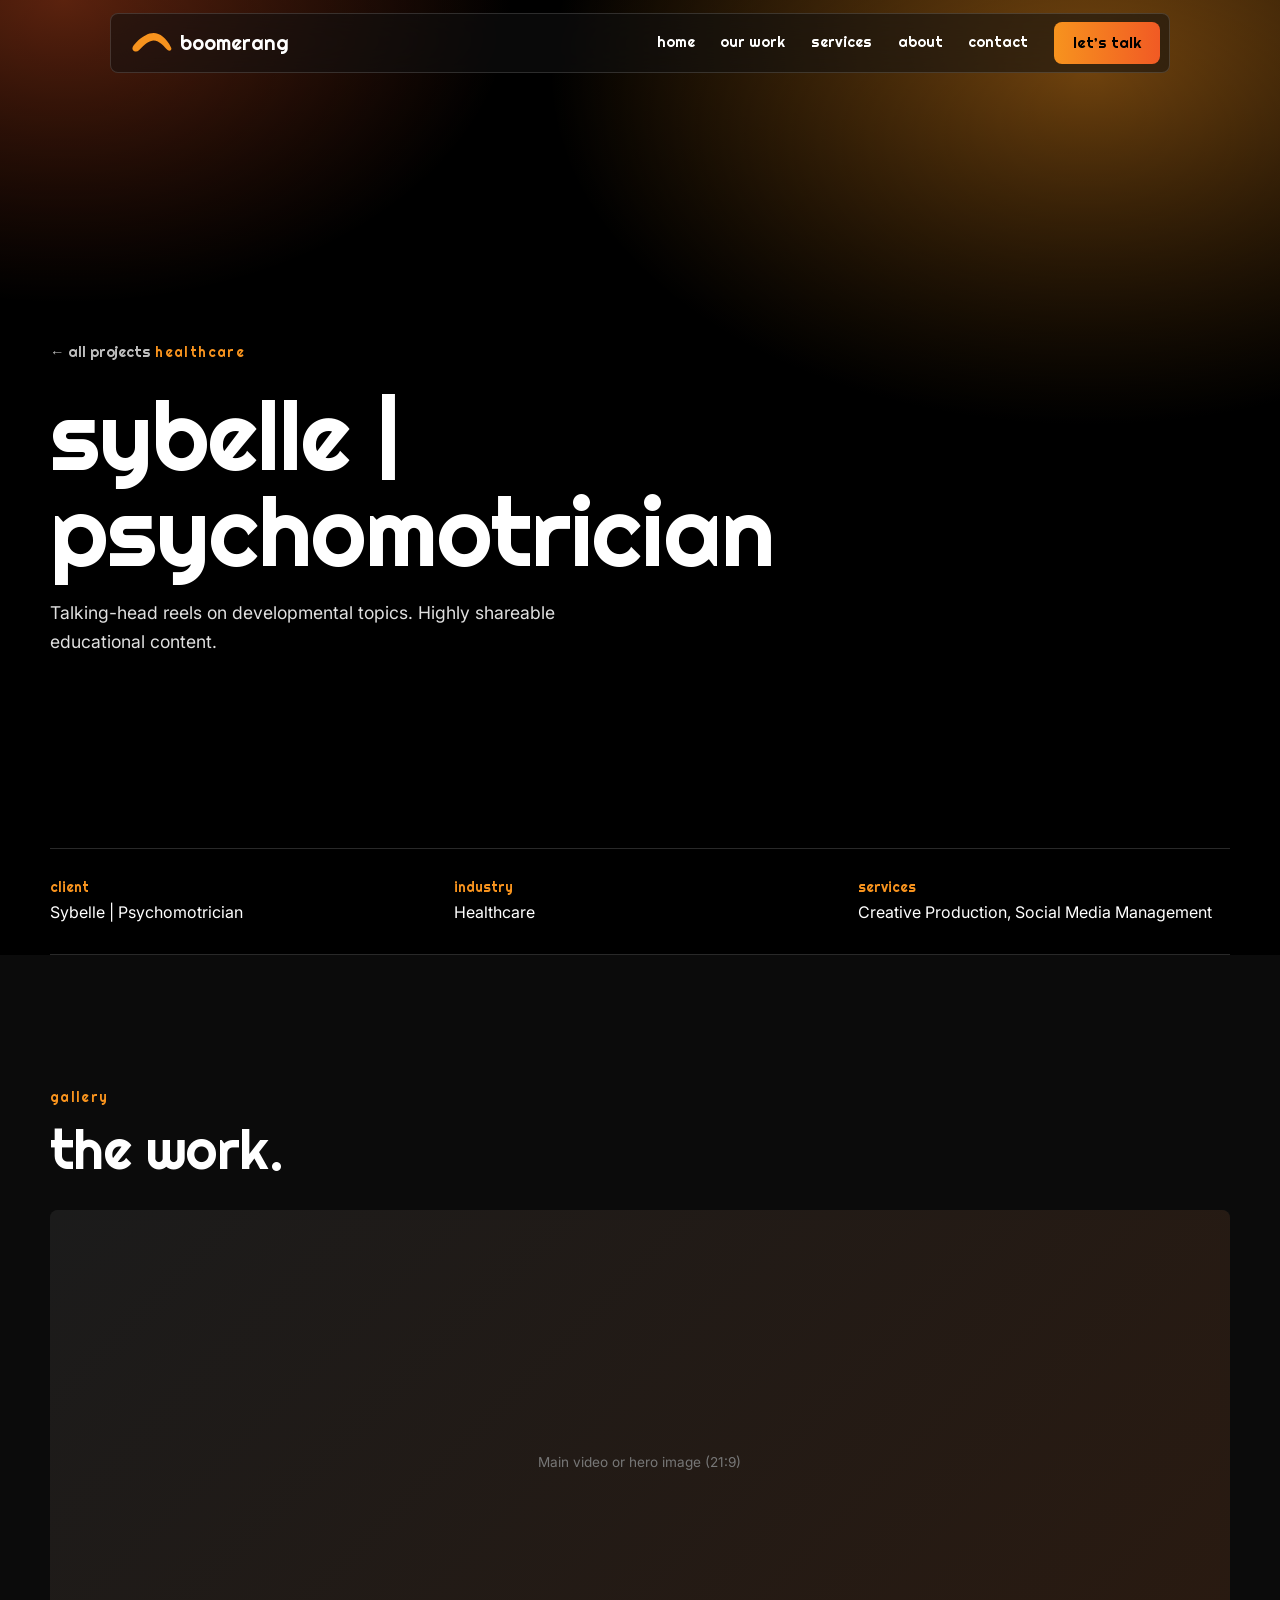
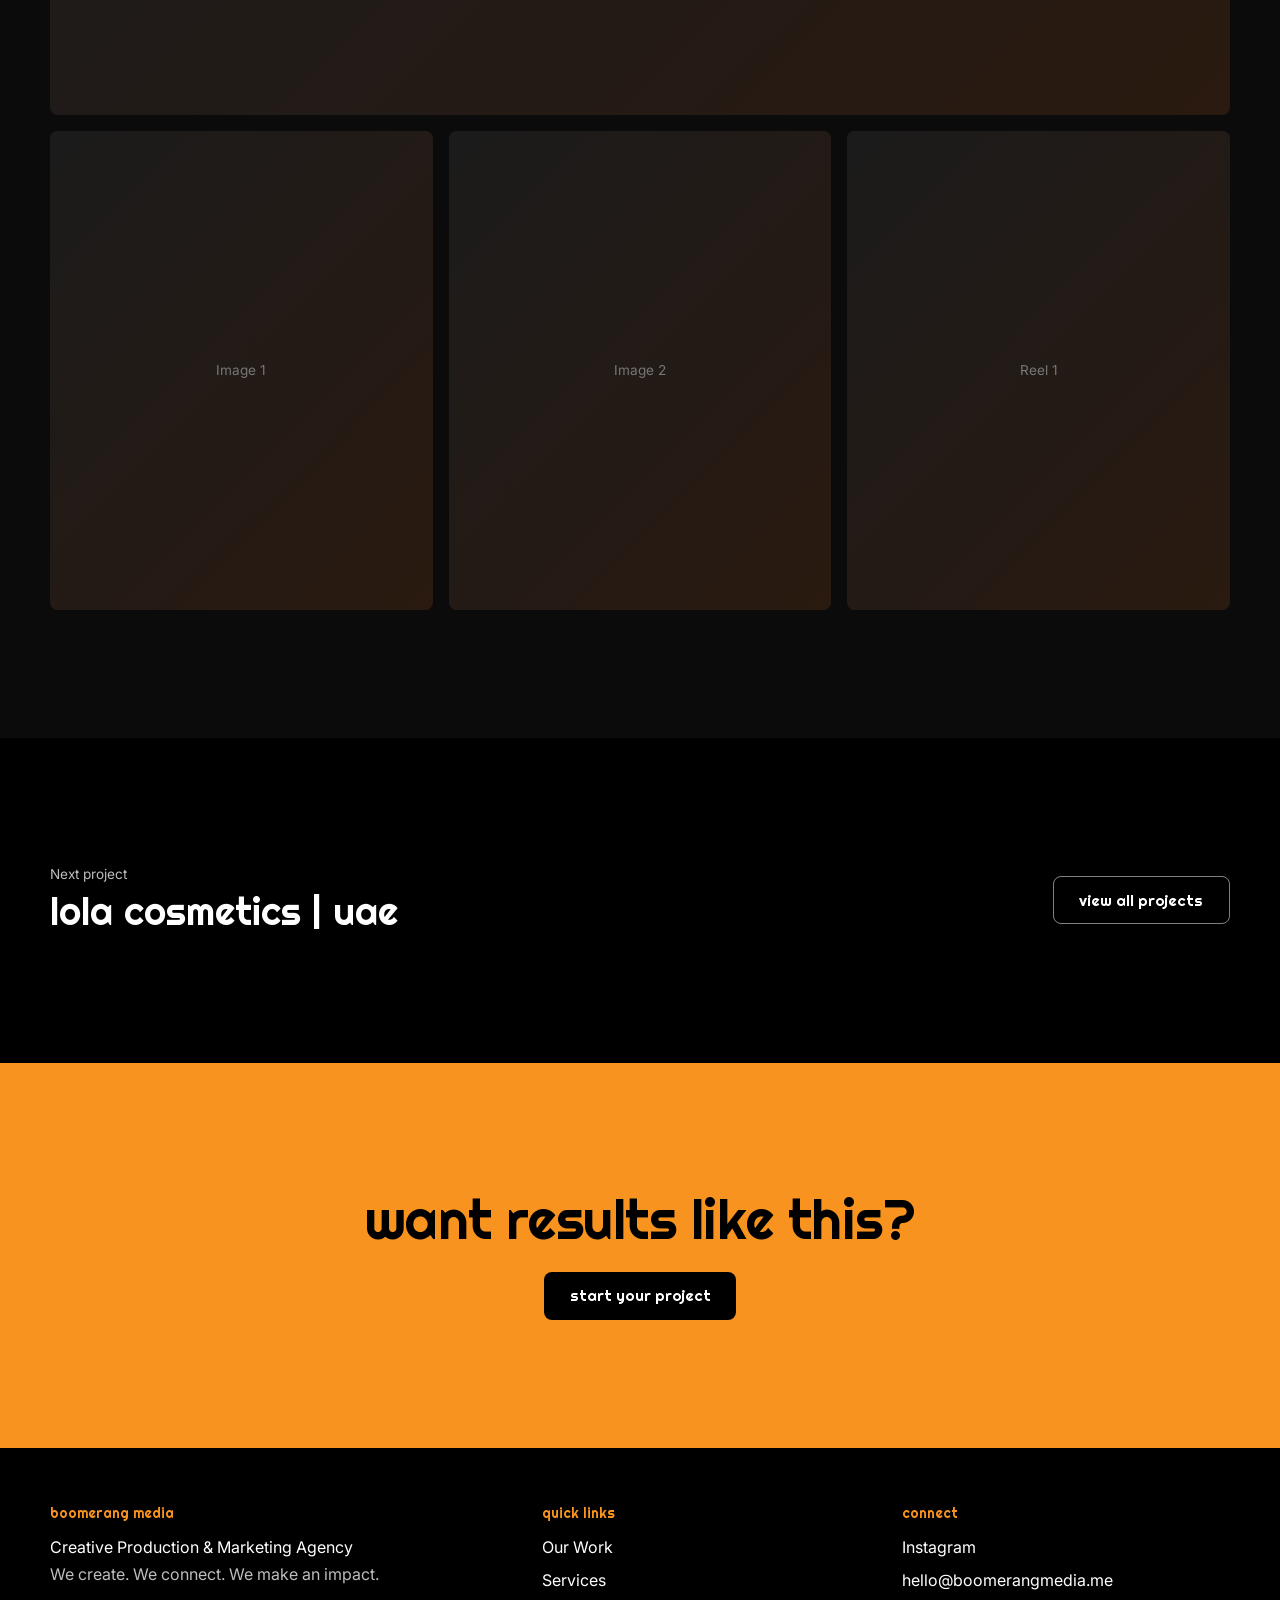
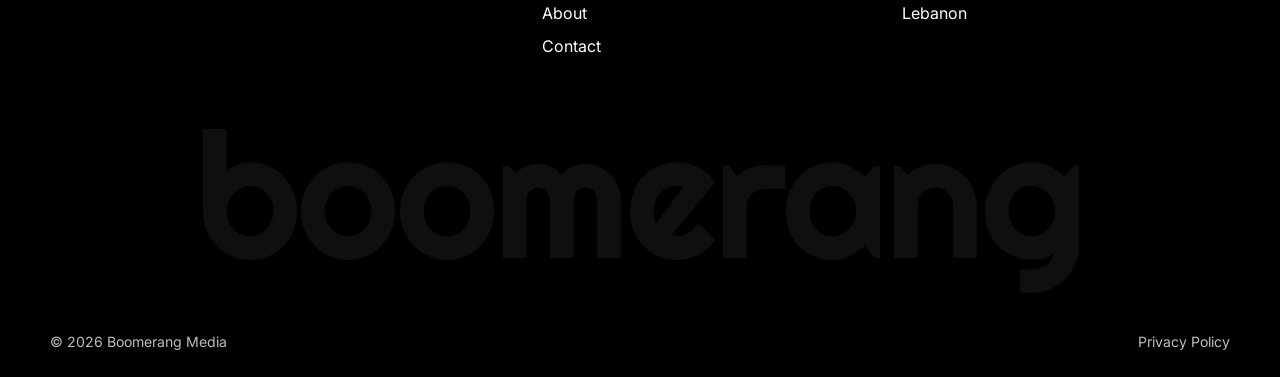
<file: projects/sybelle.html>
<!DOCTYPE html>
<html lang="en">
<head>
<meta charset="utf-8">
<meta name="viewport" content="width=device-width, initial-scale=1, viewport-fit=cover">
<title>Sybelle | Psychomotrician | Case Study | Boomerang Media</title>
<meta name="description" content="Talking-head reels on developmental topics. Highly shareable educational content.">
<link rel="canonical" href="https://www.boomerangmedia.me/projects/sybelle.html">
<meta property="og:type" content="article">
<meta property="og:title" content="Sybelle | Psychomotrician | Case Study | Boomerang Media">
<meta property="og:description" content="Talking-head reels on developmental topics. Highly shareable educational content.">
<meta property="og:url" content="https://www.boomerangmedia.me/projects/sybelle.html">
<meta property="og:image" content="https://www.boomerangmedia.me/assets/site/og.jpg">
<meta name="theme-color" content="#000000">
<link rel="icon" href="data:image/svg+xml,%3Csvg xmlns='http://www.w3.org/2000/svg' viewBox='0 0 100 100'%3E%3Ctext y='.9em' font-size='90'%3E%F0%9F%AA%83%3C/text%3E%3C/svg%3E">
<link rel="preconnect" href="https://fonts.googleapis.com"><link rel="preconnect" href="https://fonts.gstatic.com" crossorigin>
<link href="https://fonts.googleapis.com/css2?family=Righteous&family=Inter:wght@400;500&display=swap" rel="stylesheet">
<link rel="stylesheet" href="../css/site.css">
<link rel="stylesheet" href="../css/pages.css">
</head>
<body data-project="sybelle">
<div id="site-header"></div>

<!-- EDIT 1 (head above): page title, description and og tags. EDIT 2: hero. Upload the cover to assets/projects/sybelle/cover.jpg and uncomment the img line. -->
<header id="ph">
<!-- <img class="cover" src="../assets/projects/sybelle/cover.jpg" alt="Sybelle | Psychomotrician" width="1600" height="900"> -->
<div class="wrap">
<a href="../work.html" class="back">← all projects</a>
<span class="lbl">Healthcare</span>
<h1>Sybelle | Psychomotrician</h1>
<p class="sl">Talking-head reels on developmental topics. Highly shareable educational content.</p>
</div>
</header>

<!-- EDIT 3: project facts. Delete any row you don't need. -->
<section class="metas"><div class="wrap">
<dl class="meta">
<div><dt>Client</dt><dd>Sybelle | Psychomotrician</dd></div>
<div><dt>Industry</dt><dd>Healthcare</dd></div>
<div><dt>Services</dt><dd>Creative Production, Social Media Management</dd></div>
</dl>
</div></section>

<!-- EDIT 4: gallery. Figure classes: (none)=portrait, wide, full. Put files in assets/projects/sybelle/ and replace each placeholder div with the img/video line above it. -->
<section class="alt" id="gallery"><div class="wrap">
<span class="lbl">Gallery</span><h2 style="margin-bottom:2rem">The work.</h2>
<div class="gal">
<figure class="full">
<!-- <video src="../assets/projects/sybelle/hero.mp4" poster="/assets/projects/sybelle/hero.jpg" controls playsinline preload="none"></video> -->
<div class="ph">Main video or hero image (21:9)</div></figure>
<figure><!-- <img src="../assets/projects/sybelle/01.webp" alt="Describe the image" loading="lazy" width="800" height="1000"> --><div class="ph">Image 1</div></figure>
<figure><!-- <img src="../assets/projects/sybelle/02.webp" alt="Describe the image" loading="lazy" width="800" height="1000"> --><div class="ph">Image 2</div></figure>
<figure><!-- <video src="../assets/projects/sybelle/reel1.mp4" controls playsinline preload="none"></video> --><div class="ph">Reel 1</div></figure>
</div>
</div></section>

<!-- The "next project" link fills in automatically from js/data.js -->
<section><div class="wrap next">
<div id="next-project"></div>
<a href="../work.html" class="btn ghost">View all projects</a>
</div></section>

<section id="cta"><div class="wrap">
<h2>Want results like this?</h2>
<a href="../index.html#contact" class="btn">Start your project</a>
</div></section>

<div id="site-footer"></div>
<script src="../js/data.js"></script>
<script src="../js/site.js"></script>
</body>
</html>
</file>
<file: css/site.css>
/* Boomerang Media: shared styles (used by every page). Page-specific styles stay inside each page. */
:root{--o:#f7931e;--r:#f15a24;--b:#31a7ef;--k:#000;--w:#fff;--grad:linear-gradient(90deg,#f7931e,#f15a24);--f:'Righteous','Arial Rounded MT Bold',sans-serif;--t:'Inter',system-ui,sans-serif;--line:rgba(255,255,255,.16);--mut:rgba(255,255,255,.74)}
*,*::before,*::after{box-sizing:border-box;margin:0;padding:0}
html{scroll-behavior:smooth;scroll-padding-top:5.5rem;-webkit-text-size-adjust:100%}
body{background:var(--k);color:var(--w);font:400 1rem/1.65 var(--t);overflow-x:hidden;-webkit-font-smoothing:antialiased}
a{color:inherit;text-decoration:none}button{font:inherit;color:inherit;cursor:pointer}img,video{max-width:100%;display:block}
:focus-visible{outline:2px solid var(--b);outline-offset:3px}
h1,h2,h3{font-family:var(--f);font-weight:400;line-height:1.05;text-transform:lowercase;letter-spacing:-.01em}
h1{font-size:clamp(2.6rem,8.5vw,6.4rem);max-width:13ch;line-height:1}
h2{font-size:clamp(1.9rem,5vw,3.4rem)}
.wrap{width:min(1180px,100% - 2.5rem);margin-inline:auto}
section{padding:clamp(4.5rem,10vw,8rem) 0}
.alt{background:#0b0b0b}
.lbl{font:400 .85rem var(--f);text-transform:lowercase;color:var(--o);letter-spacing:.1em;margin-bottom:.9rem;display:inline-flex;align-items:center;gap:.7rem}
.btn{display:inline-flex;align-items:center;justify-content:center;min-height:48px;padding:.8rem 1.6rem;border-radius:8px;background:var(--grad);color:#000;font:400 .95rem var(--f);text-transform:lowercase;border:0;transition:transform .3s,box-shadow .3s}
.btn:hover{transform:translateY(-2px);box-shadow:0 10px 30px rgba(241,90,36,.45)}
.btn.ghost{background:none;color:#fff;border:1.5px solid rgba(255,255,255,.5)}.btn.ghost:hover{background:#fff;color:#000}

/* header */
nav{position:fixed;top:calc(.8rem + env(safe-area-inset-top,0px));left:50%;translate:-50% 0;z-index:100;width:min(1060px,100% - 1.2rem);border-radius:8px;background:rgba(18,18,18,.55);backdrop-filter:blur(18px);-webkit-backdrop-filter:blur(18px);border:1px solid rgba(255,255,255,.14);padding:.5rem .55rem .5rem 1.3rem;transition:background .4s,box-shadow .4s}
nav.sc{background:rgba(10,10,10,.88);box-shadow:0 12px 40px rgba(0,0,0,.45)}
nav .wrap{width:100%;display:flex;align-items:center;justify-content:space-between;gap:1rem}
.logo{display:flex;align-items:center;gap:.5rem;font:400 1.25rem var(--f);text-transform:lowercase}.logo svg{height:22px;width:auto}.logo img{width:auto;height:34px;max-height:44px}
.nl{display:flex;align-items:center;gap:1.6rem;font:400 .9rem var(--f);text-transform:lowercase}
.nl a:not(.btn){padding:.4rem 0;border-bottom:2px solid transparent;transition:border-color .3s}.nl a.act,.nl a:not(.btn):hover{border-color:var(--o)}
.nl .btn{min-height:42px;padding:.5rem 1.2rem}
#burger{display:none;width:48px;height:48px;border:0;border-radius:8px;background:rgba(255,255,255,.12);position:relative}
#burger i{position:absolute;left:14px;right:14px;height:2px;background:#fff;transition:.3s}#burger i:first-child{top:19px}#burger i:last-child{top:27px}
#burger.open i:first-child{top:23px;transform:rotate(45deg)}#burger.open i:last-child{top:23px;transform:rotate(-45deg)}
#menu{position:fixed;inset:0;z-index:90;background:#000;display:none;flex-direction:column;justify-content:center;gap:.3rem;padding:6rem 1.5rem 2rem}
#menu.open{display:flex}#menu a:not(.btn){font:400 2rem var(--f);text-transform:lowercase;padding:.5rem 0;border-bottom:1px solid var(--line)}#menu .btn{margin-top:1.4rem;align-self:flex-start}
@media(max-width:860px){.nl{display:none}#burger{display:block}}

/* footer */
footer{background:#000;padding:3.5rem 0 1.5rem}
.fg{display:grid;grid-template-columns:1.4fr 1fr 1fr;gap:2rem}@media(max-width:760px){.fg{grid-template-columns:1fr}}
footer h4{font:400 .85rem var(--f);text-transform:lowercase;color:var(--o);margin-bottom:.8rem}footer ul{list-style:none}footer li{margin-bottom:.4rem}footer a:hover{color:var(--o)}
.gi{font:400 clamp(2.6rem,15vw,11rem)/1 var(--f);text-align:center;margin-top:2.5rem;letter-spacing:-.02em;text-transform:lowercase;color:rgba(255,255,255,.06);white-space:nowrap}
.fb2{margin-top:2.5rem;padding-top:.5rem;display:flex;flex-wrap:wrap;gap:1rem 2rem;justify-content:space-between;font-size:.88rem;color:var(--mut)}

@media(prefers-reduced-motion:reduce){*,*::before,*::after{animation:none!important;transition:none!important}html{scroll-behavior:auto}}

/* shared: admin bar, section headings, reveal, filters, project cards */
.sh{margin-bottom:clamp(2rem,5vw,3.5rem);max-width:720px}.sh p{margin-top:1rem;color:var(--mut)}
.rv{opacity:0;transform:translateY(22px);transition:opacity .7s,transform .7s}.rv.in{opacity:1;transform:none}
@media(prefers-reduced-motion:reduce){.rv{opacity:1;transform:none}}
.filters{display:flex;flex-wrap:wrap;gap:.6rem;margin-bottom:2rem}
.fb{min-height:44px;padding:.5rem 1.1rem;border-radius:8px;border:1.5px solid var(--line);background:none;font:400 .85rem var(--f);text-transform:lowercase;transition:.3s}
.fb:hover,.fb[aria-pressed=true]{background:var(--grad);color:#000;border-color:transparent}
.grid{display:grid;grid-template-columns:repeat(auto-fill,minmax(min(100%,320px),1fr));gap:1.2rem}
.pc{box-shadow:0 20px 50px rgba(0,0,0,.35);transition:transform .5s,box-shadow .5s;position:relative;aspect-ratio:4/5;border-radius:8px;overflow:hidden;background:#111;display:block;width:100%}
.pc[hidden]{display:none}
.pc:hover{transform:translateY(-8px);box-shadow:0 30px 70px rgba(241,90,36,.35)}
.pc .bg{position:absolute;inset:0;background-size:cover;background-position:center;transition:transform .7s}
.pc:hover .bg,.pc:focus-visible .bg{transform:scale(1.07)}
.pc::after{content:"";position:absolute;inset:0;background:linear-gradient(180deg,transparent 40%,rgba(0,0,0,.88))}
.pc .ct{position:absolute;z-index:2;left:1.2rem;right:1.2rem;bottom:1.2rem}
.pc small{font:400 .75rem var(--f);text-transform:lowercase;color:var(--o);letter-spacing:.08em}
.pc h3{font-size:1.4rem;margin:.3rem 0}.pc .more{display:block;font-size:.9rem;color:var(--mut);opacity:0;transform:translateY(8px);transition:.4s}
.pc:hover .more,.pc:focus-visible .more{opacity:1;transform:none}
@media(hover:none){.pc .more{opacity:1;transform:none}}
.g1{background-image:linear-gradient(135deg,#31a7ef,#000 60%,#f7931e)}.g2{background-image:linear-gradient(135deg,#f7931e,#f15a24 50%,#000)}.g3{background-image:linear-gradient(135deg,#f15a24,#31a7ef 60%,#000)}.g4{background-image:linear-gradient(135deg,#1b1b1b,#f15a24)}.g5{background-image:linear-gradient(135deg,#000,#31a7ef)}
</file>
<file: css/pages.css>
/* Project pages, project archive, generic pages */
.sl{max-width:52ch;margin-top:1.2rem;color:rgba(255,255,255,.88);font-size:1.1rem}
.back{display:inline-block;margin-bottom:1.6rem;font:400 .9rem var(--f);text-transform:lowercase;color:var(--mut)}.back:hover{color:var(--o)}

/* archive + generic */
.ah,.doc{padding-top:clamp(8rem,14vw,11rem)}
.ah h1,.doc h1{font-size:clamp(2.4rem,7vw,5rem);max-width:none;margin-bottom:1rem}
.ah .sl{margin-bottom:2.2rem}

/* project hero */
#ph{position:relative;min-height:80svh;display:flex;align-items:flex-end;padding:8rem 0 4rem;overflow:hidden;background:#000}
#ph .cover{position:absolute;inset:0;width:100%;height:100%;object-fit:cover}
#ph::before{content:"";position:absolute;inset:0;background:radial-gradient(60% 70% at 85% 10%,rgba(247,147,30,.65),transparent 70%),radial-gradient(50% 60% at 5% 0%,rgba(241,90,36,.5),transparent 70%)}
#ph::after{content:"";position:absolute;inset:0;background:linear-gradient(180deg,rgba(0,0,0,.25),rgba(0,0,0,.85))}
#ph .wrap{position:relative;z-index:2}
#ph h1{font-size:clamp(2.6rem,8vw,6rem);max-width:14ch}
.metas{padding-bottom:0}
.meta{display:grid;grid-template-columns:repeat(auto-fit,minmax(200px,1fr));gap:1.5rem 2rem;border-block:1px solid var(--line);padding:1.8rem 0}
.meta dt{font:400 .85rem var(--f);text-transform:lowercase;color:var(--o);margin-bottom:.2rem}

/* editor content (text, images, galleries, video) */
.entry{width:min(1180px,100% - 2.5rem);margin-inline:auto}
.entry>*{max-width:760px;margin-inline:auto;margin-bottom:1.2rem}
.entry>.alignwide,.entry>figure,.entry>.wp-block-image,.entry>.wp-block-gallery,.entry>.wp-block-video,.entry>.wp-block-embed,.entry>.wp-block-columns,.entry>.wp-block-cover,.entry>video,.entry>iframe{max-width:1180px}
.entry p,.entry li{color:var(--mut)}
.entry h2,.entry h3{margin:2rem auto 1rem}
.entry a{color:var(--o);text-decoration:underline}
.entry img,.entry video,.entry iframe{width:100%;height:auto;border-radius:8px}
.entry figure{margin-bottom:1.2rem}
.entry figcaption{color:var(--mut);font-size:.88rem;margin-top:.5rem;text-align:center}
.entry .wp-block-gallery{display:grid!important;grid-template-columns:repeat(auto-fit,minmax(240px,1fr));gap:1rem}
.entry .wp-block-gallery figure{width:auto!important;margin:0!important}
.entry .wp-block-gallery img{height:100%;object-fit:cover}
.entry .wp-block-embed iframe{aspect-ratio:16/9;height:auto}

/* next + cta */
.next{display:flex;flex-wrap:wrap;gap:1rem;justify-content:space-between;align-items:center}
.next a.nx{font:400 clamp(1.4rem,3.5vw,2.4rem) var(--f);text-transform:lowercase;transition:color .3s}.next a.nx:hover{color:var(--o)}
.next small{display:block;color:var(--mut);font:400 .85rem var(--t);margin-bottom:.3rem}
#cta{background:var(--o);color:#000;text-align:center}#cta h2{max-width:18ch;margin:0 auto 1.5rem}#cta .btn{background:#000;color:#fff}

/* project gallery (static pages) */
.gal{display:grid;grid-template-columns:repeat(6,1fr);gap:1rem}
.gal figure{grid-column:span 2;aspect-ratio:4/5;border-radius:8px;overflow:hidden;background:#161616;position:relative}
.gal figure.wide{grid-column:span 4;aspect-ratio:16/9}
.gal figure.full{grid-column:span 6;aspect-ratio:21/9}
.gal img,.gal video{width:100%;height:100%;object-fit:cover}
@media(max-width:700px){.gal figure,.gal figure.wide,.gal figure.full{grid-column:span 6;aspect-ratio:4/5}.gal figure.wide,.gal figure.full{aspect-ratio:16/10}}
.gal .ph{position:absolute;inset:0;display:grid;place-items:center;text-align:center;padding:1rem;color:#777;font-size:.85rem;background:linear-gradient(135deg,#1b1b1b,#2a1a10)}
</file>
